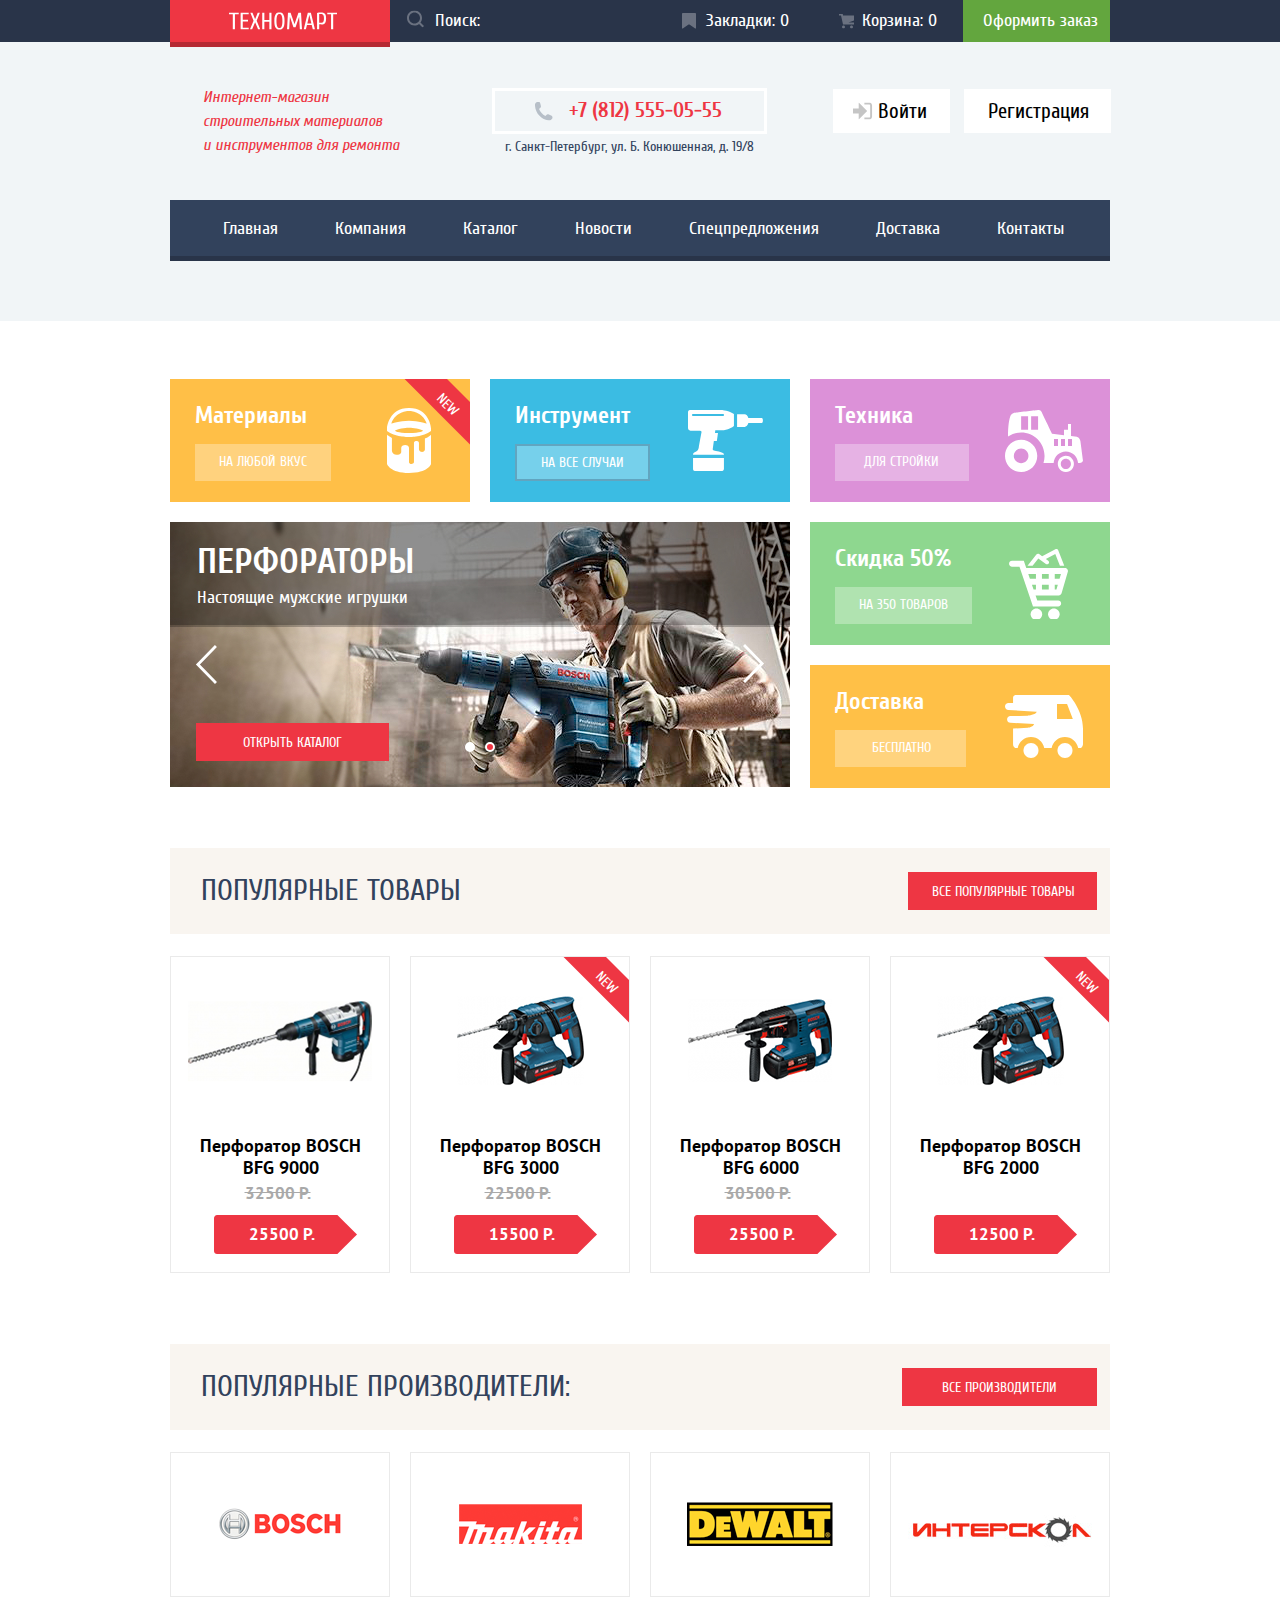
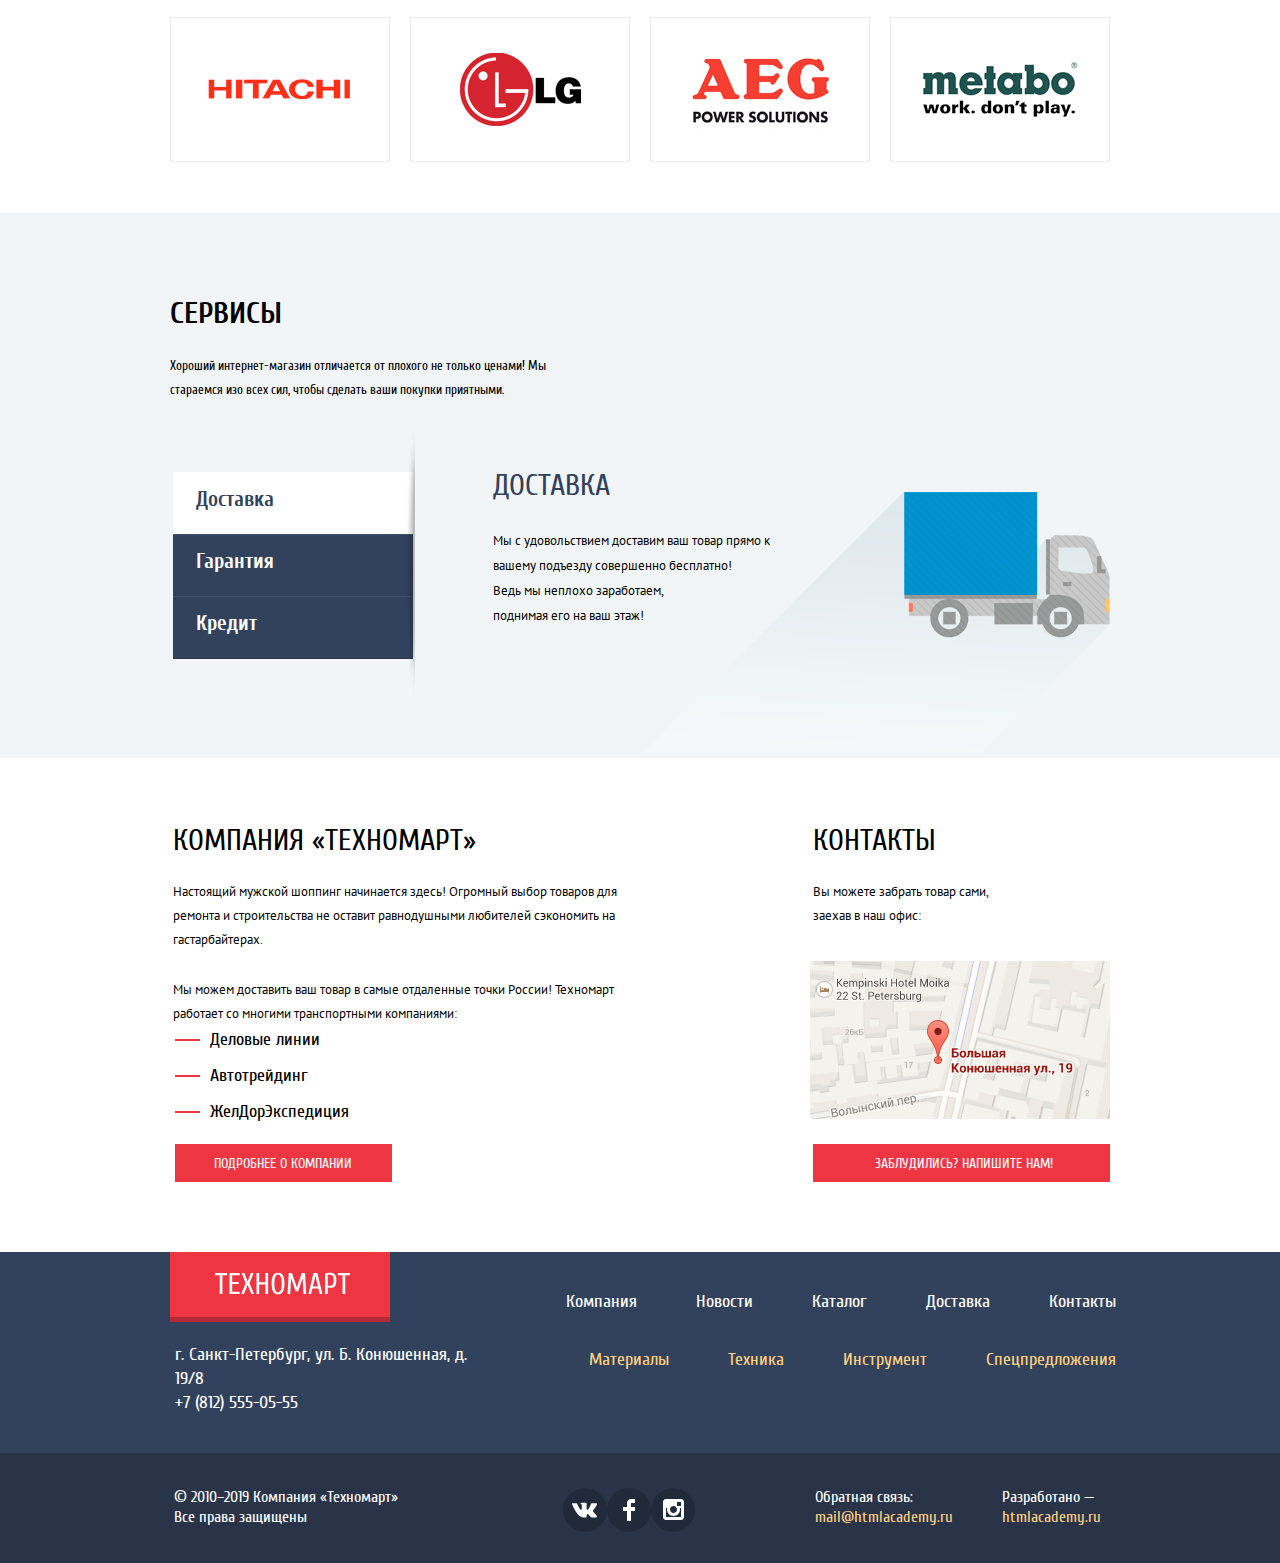
<file: index.html>
<!DOCTYPE html>
<html class="page" lang="ru">

<head>
  <title>HTML Academy: Техномарт</title>
  <meta charset="utf-8">
  <meta name="description" content="Интернет магазин строительных материалов и инструментов для ремонта." />
  <meta name="keywords" content="строительные материалы, инструмент, ремонт, строительство, техника" />
  <link rel="stylesheet" href="css/normalize.css">
  <link rel="stylesheet" href="css/style.min.css">
</head>

<body class="wrapper-page">
  <header class="header">
    <div class="header-top">
      <div class="container">
        <div class="menu-top">
          <a class="logo">
            <img src="img/logo-technomart.svg" width="108" height="18" alt="Логотип магазина Техномарт">
          </a>
          <!--Форма поиска-->
          <form action="https://echo.htmlacademy.ru" method="get" class="menu-search">
            <label for="form-search" class="visually-hidden">Поиск</label>
            <input type="search" class="site-search" name="search" id="form-search" placeholder="Поиск:">
            <button type="submit" class="search-button">
              <span class="visually-hidden">Кнопка начать поиск</span>
              <svg class="svg-search" width="17" height="17" viewBox="0 0 17 17" fill="none">
                <path fill-rule="evenodd" clip-rule="evenodd"
                  d="M13.458 12.044L17 15.586L15.586 17L12.044 13.458C10.782 14.421 9.21 15 7.5 15C3.35786 15 0 11.6421 0 7.5C0 3.35786 3.35786 0 7.5 0C11.6421 0 15 3.35786 15 7.5C15.0001 9.14309 14.4581 10.7403 13.458 12.044ZM7.5 2C4.467 2 2 4.467 2 7.5C2.00331 10.5362 4.4638 12.9967 7.5 13C10.532 13 13 10.532 13 7.5C13 4.467 10.532 2 7.5 2Z"
                  fill="white" />
              </svg>
            </button>
          </form>
          <a href="#!" class="bookmarks">Закладки: 0</a>
          <a href="#!" class="basket">Корзина: 0</a>
          <a href="#!" class="checkout">Оформить заказ</a>
        </div>
      </div>
    </div>
    <div class="container">
      <section class="header-middle">
        <h2>Интернет-магазин строительных материалов <br> и инструментов для ремонта</h2>
        <div class="contact-tel">
          <a href="tel:+78125550555" class="link-header">+7 (812) 555-05-55</a>
          <p class="tagline-header">г. Санкт-Петербург, ул. Б. Конюшенная, д. 19/8</p>
        </div>
        <div class="my-office">
          <div class="melon-user">
            <a href="#!" class="sign-in">
              <svg width="20" height="17" viewBox="0 0 20 17" fill="none">
                <path d="M14.1667 8.5L5.71429 0V6H0V11H5.71429V17L14.1667 8.5Z" fill="#C5C5C5" />
                <path
                  d="M16.1771 15.01H11.3895V17H16.1771C18.2514 17 19.0381 15.19 19.0619 13.974V3.028C19.0381 1.811 18.2514 0 16.1771 0H11.3895V1.99H16.1771C16.9762 1.99 17.1219 2.671 17.1391 3.047V13.951C17.1229 14.327 16.9762 15.01 16.1771 15.01Z"
                  fill="#C5C5C5" />
              </svg>
              Войти
            </a>
            <a href="#!" class="sign-up">Регистрация</a>
          </div>
        </div>
      </section>
      <nav class="main-menu">
        <ul class="list">
          <li><a>Главная</a></li>
          <li><a href="#!">Компания</a></li>
          <li><a href="catalog.html">Каталог</a></li>
          <li><a href="#!">Новости</a></li>
          <li><a href="#!">Спецпредложения</a></li>
          <li><a href="#!">Доставка</a></li>
          <li><a href="#!">Контакты</a></li>
        </ul>
      </nav>
    </div>
  </header>
  <main>
    <!--Catds and Slider-->
    <section class="cards-and-slider container">
      <h5 class="visually-hidden">Промо блок со слайдером</h5>
      <ul class="list  list-cards-and-slider">
        <li class="item">
          <article class="inner inner-material new">
            <h3 class="caption">Материалы</h3>
            <a href="#!" class="button">на любой вкус</a>
          </article>
        </li>
        <li class="item">
          <article class="inner inner-tool">
            <h3 class="caption">Инструмент</h3>
            <a href="#!" class="button">на все случаи</a>
          </article>
        </li>
        <li class="item">
          <article class="inner inner-equipment">
            <h3 class="caption">Техника</h3>
            <a href="#!" class="button">для стройки</a>
          </article>
        </li>
        <!--Слайдер-->
        <li class="item item-slider">
          <ul class="slider">
            <li class="slide active-slide">
              <article class="advertising-card advertising-card-rotary-hammers">
                <div class="slide-opacity">
                  <h2 class="subject-slider">Перфораторы</h2>
                  <p>Настоящие мужские игрушки</p>
                </div>
                <a href="#!" class="button">открыть каталог</a>
              </article>
            </li>
            <li class="slide">
              <article class="advertising-card advertising-card-drill">
                <div class="slide-opacity">
                  <h2 class="subject-slider">Дрели</h2>
                  <p>Соседям на радость</p>
                </div>
                <a href="#!" class="button">открыть каталог</a>
              </article>
            </li>
          </ul>
          <!--Круги и стрелки переключения слайдера-->
          <ul class="list slider-dots">
            <li>
              <button type="button" class="control control-active">
                <span class="visually-hidden">Первый слайд</span>
              </button>
            </li>
            <li>
              <button type="button" class="control">
                <span class="visually-hidden">Второй слайд</span>
              </button>
            </li>
          </ul>
          <ul class="list slider-control">
            <li>
              <button type="button" class="control control-left">
                <span class="visually-hidden">Стрелка влево</span>
              </button>
            </li>
            <li>
              <button type="button" class="control control-right">
                <span class="visually-hidden">Стрелка вправо</span>
              </button>
            </li>
          </ul>
        </li>
        <li class="item">
          <article class="inner inner-sale">
            <h3 class="caption">Скидка 50%</h3>
            <a href="#!" class="button">на 350 товаров</a>
          </article>
        </li>
        <li class="item">
          <article class="inner inner-delivery">
            <h3 class="caption">Доставка</h3>
            <a href="#!" class="button">бесплатно</a>
          </article>
        </li>
      </ul>
    </section>
    <!--Блок популярные товары-->
    <section class="popular-goods container">
      <div class="popular-block">
        <h2 class="heading">Популярные товары</h2>
        <a href="#!" class="button button-goods">Все популярные товары</a>
      </div>
      <ul class="list list-popular-block">
        <li>
          <article class="product-card" tabindex="0">
            <div class="catalog-img" tabindex="0">
              <img src="img/wire-hammer.png" width="184" height="164" alt="Перфоратор Bosch, модель BFG 9000">
            </div>
            <div class="buy-to-bookmarks" tabindex="0">
              <a href="item-added.html" class="button buy-tool">Купить</a>
              <a href="#!" class="button bookmarks-tool">В Закладки</a>
            </div>
            <div class="catalog-price" tabindex="0">
              <h3>Перфоратор BOSCH BFG 9000</h3>
              <del class="old-price">32500 Р.</del>
              <ins class="current-price">25500 Р.</ins>
            </div>
          </article>
        </li>
        <li>
          <article class="product-card new" tabindex="0">
            <div class="catalog-img" tabindex="0">
              <img src="img/cordless-rotary-hammer-blue.png" width="127" height="112"
                alt="Перфоратор Bosch, модель BFG 3000">
            </div>
            <div class="buy-to-bookmarks" tabindex="0">
              <a href="item-added.html" class="button buy-tool">Купить</a>
              <a href="#!" class="button bookmarks-tool">В Закладки</a>
            </div>
            <div class="catalog-price" tabindex="0">
              <h3>Перфоратор BOSCH BFG 3000</h3>
              <del class="old-price">22500 Р.</del>
              <ins class="current-price">15500 Р.</ins>
            </div>
          </article>
        </li>
        <li>
          <article class="product-card" tabindex="0">
            <div class="catalog-img" tabindex="0">
              <img src="img/cordless-rotary-hammer.png" width="144" height="128"
                alt="Перфоратор Bosch, модель BFG 6000">
            </div>
            <div class="buy-to-bookmarks" tabindex="0">
              <a href="item-added.html" class="button buy-tool">Купить</a>
              <a href="#!" class="button bookmarks-tool">В Закладки</a>
            </div>
            <div class="catalog-price" tabindex="0">
              <h3>Перфоратор BOSCH BFG 6000</h3>
              <del class="old-price">30500 Р.</del>
              <ins class="current-price">25500 Р.</ins>
            </div>
          </article>
        </li>
        <li>
          <article class="product-card new" tabindex="0">
            <div class="catalog-img" tabindex="0">
              <img src="img/cordless-rotary-hammer-blue.png" width="127" height="112"
                alt="Перфоратор Bosch, модель BFG 2000">
            </div>
            <div class="buy-to-bookmarks" tabindex="0">
              <a href="item-added.html" class="button buy-tool">Купить</a>
              <a href="#!" class="button bookmarks-tool">В Закладки</a>
            </div>
            <div class="catalog-price" tabindex="0">
              <h3>Перфоратор BOSCH BFG 2000</h3>
              <span class="current-price">12500 Р.</span>
            </div>
          </article>
        </li>
      </ul>
    </section>
    <!--Популярные производители-->
    <section class="popular-manufacturers container">
      <div class="popular-block">
        <h2 class="heading">Популярные производители:</h2>
        <a href="#!" class="button">Все производители</a>
      </div>
      <ul class="list list-popular-manufacturers">
        <li class="popular-card-manufacturers">
          <a href="#!">
            <img src="img/bosch-banner.png" width="126" height="37" alt="Техника Bosch">
          </a>
        </li>
        <li class="popular-card-manufacturers">
          <a href="#!">
            <img src="img/makita-banner.png" width="123" height="40" alt="Техника Makita">
          </a>
        </li>
        <li class="popular-card-manufacturers">
          <a href="#!">
            <img src="img/dewalt-banner.png" width="146" height="44" alt="Техника Dewalt">
          </a>
        </li>
        <li class="popular-card-manufacturers">
          <a href="#!">
            <img src="img/interscol-banner.png" width="200" height="88" alt="Техника Интерскол">
          </a>
        </li>
        <li class="popular-card-manufacturers">
          <a href="#!">
            <img src="img/hitachi-banner.png" width="169" height="31" alt="Техника Hitachi">
          </a>
        </li>
        <li class="popular-card-manufacturers">
          <a href="#!">
            <img src="img/lg-banner.png" width="121" height="73" alt="Техника Lg">
          </a>
        </li>
        <li class="popular-card-manufacturers">
          <a href="#!">
            <img src="img/aeg-banner.png" width="151" height="96" alt="Техника Aeg">
          </a>
        </li>
        <li class="popular-card-manufacturers">
          <a href="#!">
            <img src="img/metabo-banner.png" width="204" height="69" alt="Техника Metabo">
          </a>
        </li>
      </ul>
    </section>
    <!--Сервисы-->
    <section class="service">
      <div class="container container-tabs">
        <h2 class="heading">Сервисы</h2>
        <p class="service-lead">Хороший интернет-магазин отличается от плохого не только ценами!
          Мы стараемся изо всех сил, чтобы сделать ваши покупки приятными.
        </p>
        <div class="tabs">
          <ul class="list tabs-list-link">
            <li>
              <a href="#delivery" class="link-tabs active">Доставка</a>
            </li>
            <li>
              <a href="#guarantee" class="link-tabs">Гарантия</a>
            </li>
            <li>
              <a href="#credit" class="link-tabs">Кредит</a>
            </li>
          </ul>
          <ul class="list tabs-list">
            <li id="delivery" class="item-tabs delivery-tabs item-tabs-active">
              <h3 class="subtitle">Доставка</h3>
              <p class="text-tabs">Мы с удовольствием доставим ваш товар прямо
                к вашему подъезду совершенно бесплатно! <br>
                Ведь мы неплохо заработаем, <br>
                поднимая его на ваш этаж!
              </p>
            </li>
            <li id="guarantee" class="item-tabs guarantee-tabs">
              <h3 class="subtitle">Гарантия</h3>
              <p class="text-tabs">Если купленный у нас товар поломается или заискрит,
                а также в случае пожара, спровоцированного его возгоранием,
                вы всегда можете быть уверены в нашей гарантии.
                Мы обменяем сгоревший товар на новый.
                Дом уж восстановите как-нибудь сами.
              </p>
            </li>
            <li id="credit" class="item-tabs credit-tabs">
              <h3 class="subtitle">Кредит</h3>
              <p class="text-tabs">Залезть в долговую яму стало проще!
                Кредитные консультанты придут вам на помощь.
              </p>
              <a href="#!" class="button credit-button">Отправить заявку</a>
            </li>
          </ul>
        </div>
      </div>
    </section>

    <div class="about-company-and-contacts container">
      <section class="about-company">
        <h2 class="heading">Компания «Техномарт»</h2>
        <p>Настоящий мужской шоппинг начинается здесь!
          Огромный выбор товаров для ремонта и строительства
          не оставит равнодушными любителей сэкономить на гастарбайтерах.
        </p>
        <p class="slogan">
          Мы можем доставить ваш товар в самые отдаленные точки России!
          Техномарт работает со многими транспортными компаниями:
        </p>
        <ul class="list delivery-methods">
          <li>Деловые линии</li>
          <li>Автотрейдинг</li>
          <li>ЖелДорЭкспедиция</li>
        </ul>
        <a href="#!" class="button">Подробнее о компании</a>
      </section>
      <section class="maps">
        <h2 class="heading">Контакты</h2>
        <p class="maps-slogan">
          Вы можете забрать товар сами,
          заехав в наш офис:
        </p>
        <!--Карта-->
        <a href="img/map-popup.png" class="maps-link" target="_blank"><img src="img/card.png" width="300" height="158"
            alt="город Санкт-Петербург, улица Большая Конюшенная, дом 19 "></a>
        <a href="form.html" class="button open-form-feedback">Заблудились? Напишите нам!</a>
      </section>
    </div>
  </main>
  <footer class="footer">
    <div class="container">
      <div class="footer-top">
        <div class="logo-contact-tel">
          <a class="logo">
            <img class="logo-footer" src="img/logo-technomart.svg" width="108" height="18"
              alt="Логотип магазина Техномарт">
          </a>
          <div class="contact-tel">
            <p class="adress-footer">г. Санкт-Петербург, ул. Б. Конюшенная, д. 19/8</p>
            <a href="tel:+78125550555">+7 (812) 555-05-55</a>
          </div>
        </div>
        <div class="footer-menu">
          <ul class="list footer-top-menu">
            <li><a href="#!">Компания</a></li>
            <li><a href="#!">Новости</a></li>
            <li><a href="catalog.html">Каталог</a></li>
            <li><a href="#!">Доставка</a></li>
            <li><a href="#!">Контакты</a></li>
          </ul>
          <ul class="list footer-bottom-menu">
            <li><a href="#!">Материалы</a></li>
            <li><a href="#!">Техника</a></li>
            <li><a href="#!">Инструмент</a></li>
            <li><a href="#!">Спецпредложения</a></li>
          </ul>
        </div>
      </div>
    </div>
    <div class="footer-bottom">
      <div class="container">
        <p>&copy; 2010–2019 Компания «Техномарт» Все права защищены</p>
        <ul class="list socials">
          <li>
            <a href="#!" class="social-icon social-icon-vk"><span class="visually-hidden">Вконтакте</span></a>
          </li>
          <li>
            <a href="#!" class="social-icon social-icon-facebook"><span class="visually-hidden">Фейсбук</span></a>
          </li>
          <li>
            <a href="#!" class="social-icon social-icon-instagram"><span class="visually-hidden">Инстаграм</span></a>
          </li>
        </ul>
        <p class="feedback-email">Обратная связь:
          <a href="mailto:mail@htmlacademy.ru" class="gold">mail@htmlacademy.ru</a>
        </p>
        <p class="developer-site">
          Разработано —
          <a href="https://htmlacademy.ru/intensive/htmlcss" target="_blank" class="gold">htmlacademy.ru</a>
        </p>
      </div>
    </div>
  </footer>
  <!--Попап, форма обратной связи-->
  <div class="popup-opacity">
    <section class="popup popup-form">
      <h6 class="visually-hidden">Форма заказа</h6>
      <form action="https://echo.htmlacademy.ru" method="post" class="form-feedback">
        <ul class="list popup-list-form">
          <li class="item-popup item-popup-form">
            <label for="feedback-name">Ваше имя:</label>
            <input class="name-field" type="text" name="name" id="feedback-name" placeholder="Имя Фамилия">
          </li>
          <li class="item-popup item-popup-form">
            <label for="feedback-email">Ваш e-mail:</label>
            <input class="email-field" type="email" name="email" id="feedback-email" placeholder="email@example.com">
          </li>
          <li class="item-popup item-popup-form">
            <label for="text-of-letter" class="label-textarea">Текст письма:</label>
            <textarea class="textarea-popup message-field" id="text-of-letter"
              placeholder="В свободной форме"></textarea>
          </li>
        </ul>
        <div class="wrap-button-popup">
          <button type="submit" class="button botton-form-popup">Отправить</button>
        </div>
      </form>
      <button type="button" class="button-close"><span class="visually-hidden">Закрыть</span></button>
    </section>
  </div>
  <!--Попап товар добавлен корзину-->
  <div class="popup-opacity opacity-added-cart">
    <section class="popup notice-item-added-to-cart item-added">
      <h6 class="visually-hidden">Уведомление товар добавлен в корзину</h6>
      <div class="main-basket">
        <p class="text-popup">Товар добавлен в корзину!</p>
        <ul class="list list-notice-item-added-to-cart">
          <li><a href="#!" class="button button-checkout">Оформить заказ</a></li>
          <li><a href="catalog.html" class="button continue-shopping">Продолжить покупки</a></li>
        </ul>
      </div>
      <button type="button" class="button-close"><span class="visually-hidden">Закрыть</span></button>
    </section>
  </div>
  <!--Попап карта-->
  <div class="popup-opacity popup-opacity-map">
    <section class="popup maps-popup">
      <h6 class="visually-hidden">Popup Карта</h6>
      <iframe
        src="https://www.google.com/maps/embed?pb=!1m18!1m12!1m3!1d1998.5989424123607!2d30.32089461559027!3d59.93879686904853!2m3!1f0!2f0!3f0!3m2!1i1024!2i768!4f13.1!3m3!1m2!1s0x4696310fca5ba729%3A0xea9c53d4493c879f!2z0JHQvtC70YzRiNCw0Y8g0JrQvtC90Y7RiNC10L3QvdCw0Y8g0YPQuy4sIDE5LCDQodCw0L3QutGCLdCf0LXRgtC10YDQsdGD0YDQsywgMTkxMTg2!5e0!3m2!1sru!2sru!4v1592156539729!5m2!1sru!2sru"
        width="943" height="449" allowfullscreen title="город Санкт-Петербург, улица Большая Конюшенная, дом 19"
        aria-hidden="false" tabindex="0">
      </iframe>
      <img src="img/map-popup.png" width="943" height="449"
        alt="Офис компании по адресу ул. Большая Конюшенная 19/8, Санкт-Петербург">
      <button type="button" class="button-close"><span class="visually-hidden">Закрыть</span></button>
    </section>
  </div>

  <script src="js/script.min.js"></script>
</body>

</html>
</file>
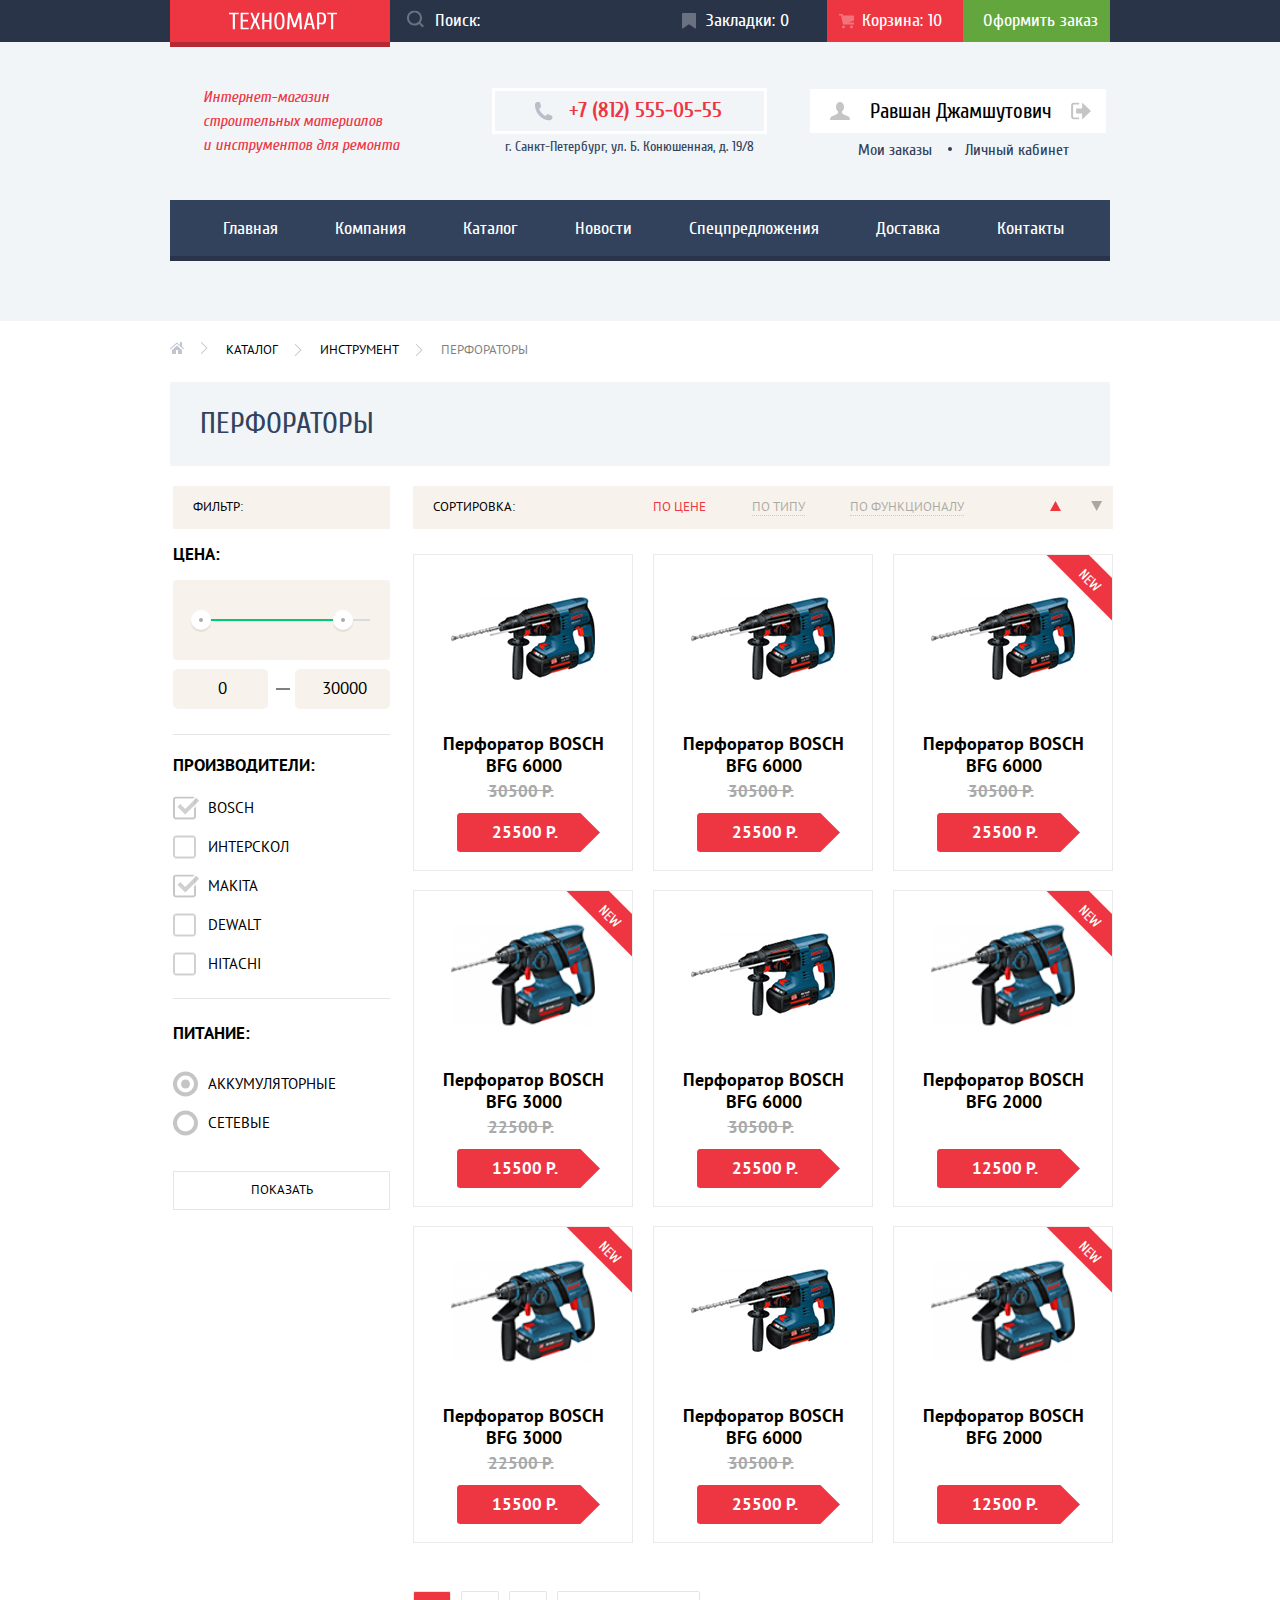
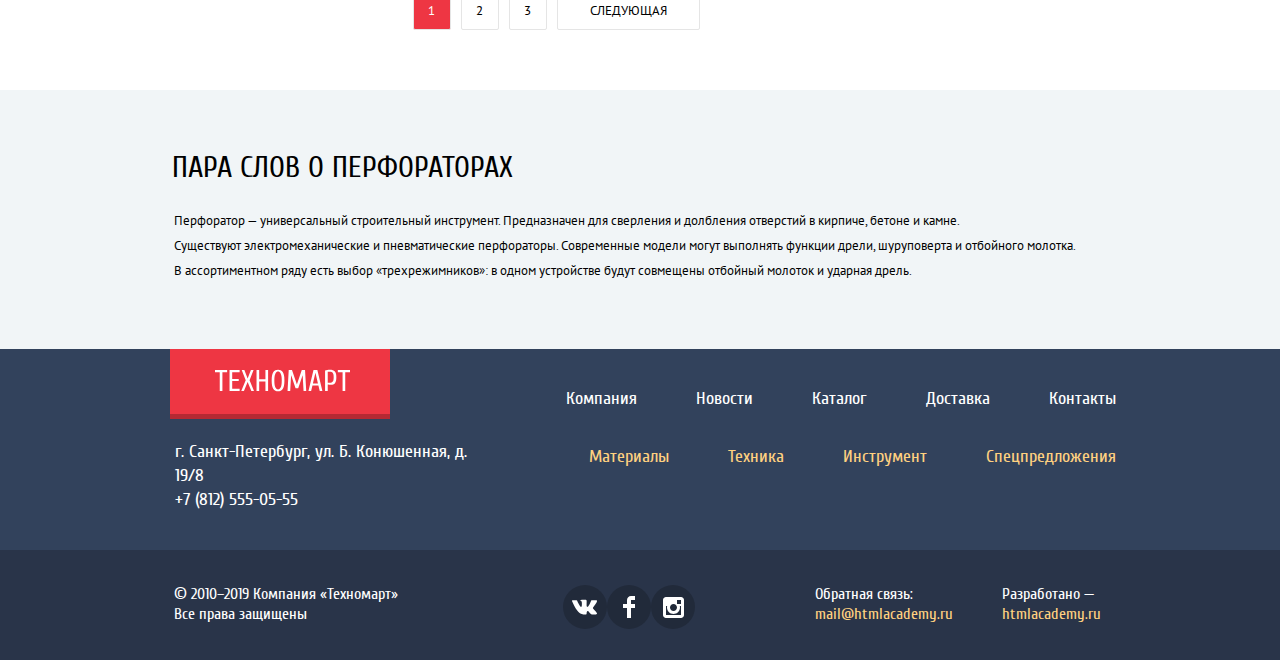
<file: catalog.html>
<!DOCTYPE html>
<html class="page" lang="ru">

<head>
  <title>HTML Academy: Техномарт</title>
  <meta charset="utf-8">
  <meta name="description" content="Интернет магазин строительных материалов и инструментов для ремонта." />
  <meta name="keywords" content="строительные материалы, инструмент, ремонт, строительство, техника" />
  <link rel="stylesheet" href="css/normalize.css">
  <link rel="stylesheet" href="css/style.min.css">
</head>

<body class="wrapper-page">
  <header class="header">
    <div class="header-top">
      <div class="container">
        <div class="menu-top">
          <a href="index.html" class="logo">
            <img src="img/logo-technomart.svg" width="108" height="18" alt="Логотип магазина Техномарт">
          </a>
          <!--Форма поиска-->
          <form action="https://echo.htmlacademy.ru" method="get" class="menu-search">
            <label for="form-search" class="visually-hidden">Поиск</label>
            <input type="search" class="site-search" name="search" id="form-search" placeholder="Поиск:">
            <button type="submit" class="search-button">
              <span class="visually-hidden">Кнопка начать поиск</span>
              <svg class="svg-search" width="17" height="17" viewBox="0 0 17 17" fill="none">
                <path fill-rule="evenodd" clip-rule="evenodd"
                  d="M13.458 12.044L17 15.586L15.586 17L12.044 13.458C10.782 14.421 9.21 15 7.5 15C3.35786 15 0 11.6421 0 7.5C0 3.35786 3.35786 0 7.5 0C11.6421 0 15 3.35786 15 7.5C15.0001 9.14309 14.4581 10.7403 13.458 12.044ZM7.5 2C4.467 2 2 4.467 2 7.5C2.00331 10.5362 4.4638 12.9967 7.5 13C10.532 13 13 10.532 13 7.5C13 4.467 10.532 2 7.5 2Z"
                  fill="white" />
              </svg>
            </button>
          </form>
          <a href="#!" class="bookmarks">Закладки: 0</a>
          <a href="#!" class="basket basket-active">Корзина: 10</a>
          <a href="#!" class="checkout">Оформить заказ</a>
        </div>
      </div>
    </div>
    <div class="container">
      <div class="header-middle">
        <h2>Интернет-магазин строительных материалов <br> и инструментов для ремонта</h2>
        <div class="contact-tel contact-tel-page">
          <a href="tel:+78125550555" class="link-header">+7 (812) 555-05-55</a>
          <p class="tagline-header">г. Санкт-Петербург, ул. Б. Конюшенная, д. 19/8</p>
        </div>
        <div class="my-office my-office-page">
          <div class="melon-user">
            <a href="#!" class="user-name">
              <svg width="20" height="18" viewBox="0 0 20 18" fill="none">
                <path
                  d="M17.881 14.166C15.737 13.431 13.625 12.5 12.674 11.776C12.017 11.275 11.904 10.158 12.157 9.361C13.275 8.458 14.021 6.884 14.021 5.083C14.021 2.276 12.221 0 10 0C7.77902 0 5.97901 2.276 5.97901 5.083C5.97901 6.884 6.72501 8.457 7.84201 9.36C8.09501 10.158 7.98302 11.275 7.32502 11.776C6.37502 12.5 4.26201 13.43 2.11801 14.166C-0.0259852 14.902 1.48343e-05 18 1.48343e-05 18H20C20 18 20.025 14.901 17.881 14.166Z"
                  fill="#C5C5C5" />
              </svg>
              Равшан Джамшутович
            </a>
            <a href="#!" class="exit"><span class="visually-hidden">Выход</span>
              <svg width="20" height="17" viewBox="0 0 20 17" fill="none">
                <path d="M20 8.5L11.125 0V6H5.125V11H11.125V17L20 8.5Z" fill="#C5C5C5" />
                <path
                  d="M2.10591 13.952V3.048C2.12391 2.672 2.27691 1.991 3.11591 1.991H8.14291V0H3.11591C0.937914 0 0.111914 1.81 0.0869141 3.027V13.973C0.111914 15.189 0.937914 17 3.11591 17H8.14291V15.01H3.11591C2.27691 15.01 2.12391 14.327 2.10591 13.952Z"
                  fill="#C5C5C5" />
              </svg>
            </a>
          </div>
          <div class="orders-cabinet">
            <a href="#!" class="link my-orders">Мои заказы</a>
            <a href="#!" class="link personal-area">Личный кабинет</a>
          </div>
        </div>
      </div>
      <nav class="main-menu">
        <ul class="list">
          <li><a href="index.html">Главная</a></li>
          <li><a href="#!">Компания</a></li>
          <li><a>Каталог</a></li>
          <li><a href="#!">Новости</a></li>
          <li><a href="#!">Спецпредложения</a></li>
          <li><a href="#!">Доставка</a></li>
          <li><a href="#!">Контакты</a></li>
        </ul>
      </nav>
    </div>
  </header>
  <main>
    <div class="container">
      <ul class="list breadcrumbs">
        <li><a href="index.html" class="home"><span class="visually-hidden">Главная</span></a></li>
        <li><a href="#!">Каталог</a></li>
        <li><a href="#!">Инструмент</a></li>
        <li class="breadcrumbs-current">Перфораторы</li>
      </ul>
    </div>
    <section class="catalog container">
      <h1 class="heading">Перфораторы</h1>
      <!--Форма с фильтром-->
      <div class="wrap-catalog">
        <aside class="form-filter">
          <h4 class="catalog-subtitle">Фильтр:</h4>
          <form action="https://echo.htmlacademy.ru" method="get">
            <fieldset>
              <!--Фильтр с диапазоном-->
              <legend>Цена:</legend>
              <div class="range-filter">
                <div class="range-controls">
                  <div class="scale">
                    <div class="bar"></div>
                  </div>
                  <div class="toggle toggle-min" tabindex="0"></div>
                  <div class="toggle toggle-max" tabindex="0"></div>
                </div>
                <div class="price-controls">
                  <label for="filter-price-min" class="min-price">
                    <input type="text" id="filter-price-min" name="min-price" value="0" />
                  </label>
                  <label for="filter-price-max" class="max-price">
                    <input type="text" id="filter-price-max" name="max-price" value="30000" />
                  </label>
                </div>
              </div>
            </fieldset>
            <hr class="fieldset-line">
            <!--Чекюоксы и радио-->
            <fieldset class="fieldset-checkbox">
              <legend>Производители:</legend>
              <ul class="list list-form list-checkbox">
                <li class="item-form item-checkbox">
                  <input class="visually-hidden input-filter input-filter-checkbox" type="checkbox" name="bosch"
                    id="filter-bosch-field" checked>
                  <label for="filter-bosch-field" class="label-form">Bosch</label>
                </li>
                <li class="item-form item-checkbox">
                  <input class="visually-hidden input-filter input-filter-checkbox" type="checkbox" name="interskol"
                    id="filter-interskol-field">
                  <label for="filter-interskol-field" class="label-form">Интерскол</label>
                </li>
                <li class="item-form item-checkbox">
                  <input class="visually-hidden input-filter input-filter-checkbox" type="checkbox" name="makita"
                    id="filter-makita-field" checked>
                  <label for="filter-makita-field" class="label-form">Makita</label>
                </li>
                <li class="item-form item-checkbox">
                  <input class="visually-hidden input-filter input-filter-checkbox" type="checkbox" name="dewalt"
                    id="filter-dewalt-field">
                  <label for="filter-dewalt-field" class="label-form">Dewalt</label>
                </li>
                <li class="item-form item-checkbox">
                  <input class="visually-hidden input-filter input-filter-checkbox" type="checkbox" name="hitachi"
                    id="filter-hitachi-field">
                  <label for="filter-hitachi-field" class="label-form">Hitachi</label>
                </li>
              </ul>
            </fieldset>
            <hr class="fieldset-line">
            <fieldset class="fieldset-radio">
              <legend>Питание:</legend>
              <ul class="list list-form list-form-radio">
                <li class="item-form item-form-radio">
                  <!--У radio name должен быть один для всего блока-->
                  <input class="visually-hidden input-filter input-filter-radio" type="radio" id="filter-rechargeable"
                    name="power-production" value="rechargeable" checked>
                  <label for="filter-rechargeable" class="label-form">Аккумуляторные</label>
                </li>
                <li class="item-form item-form-radio">
                  <input class="visually-hidden input-filter input-filter-radio" type="radio" id="filter-network"
                    name="power-production" value="network">
                  <label for="filter-network" class="label-form">Сетевые</label>
                </li>
              </ul>
            </fieldset>
            <button type="submit" class="button button-form">Показать</button>
          </form>
        </aside>
        <div class="column-catalog">
          <!--Сортировка-->
          <div class="sort">
            <h4 class="catalog-subtitle">Сортировка:</h4>
            <ul class="list list-sort">
              <li class="item-sort">
                <a href="#!" class="active-link active-sort">По цене</a>
              </li>
              <li class="item-sort">
                <a href="#!" class="sort-link">По типу</a>
              </li>
              <li class="item-sort">
                <a href="#!" class="sort-link">По функционалу</a>
              </li>
              <li class="item-sort item-sort-arrow">
                <ul class="list-arrow">
                  <li class="arrow">
                    <a href="#!" class="arrow-link active-sort">
                      <span class="visually-hidden">По возрастанию</span>
                      <svg width="11" height="10" viewBox="0 0 11 10">
                        <path fill="#231F20" d="M5.5 0L0 10h11z" />
                      </svg>
                    </a>
                  </li>
                  <li class="arrow">
                    <a href="#!" class="arrow-link">
                      <span class="visually-hidden">По убыванию</span>
                      <svg width="12" height="10" viewBox="0 0 12 10" fill="none">
                        <path d="M5.66241 10L0.162415 0H11.1624" fill="black" />
                      </svg>
                    </a>
                  </li>
                </ul>
              </li>
            </ul>
          </div>
          <ul class="list list-catalog">
            <!--Каталог должен быть списком для симантики и стилизации-->
            <li>
              <article class="product-card" tabindex="0">
                <div class="catalog-img" tabindex="0">
                  <img src="img/cordless-rotary-hammer.png" width="144" height="128"
                    alt="Перфоратор Bosch, модель BFG 6000">
                </div>
                <div class="buy-to-bookmarks" tabindex="0">
                  <a href="item-added.html" class="button buy-tool">Купить</a>
                  <a href="#!" class="button bookmarks-tool">В Закладки</a>
                </div>
                <div class="catalog-price" tabindex="0">
                  <h3>Перфоратор BOSCH BFG 6000</h3>
                  <del class="old-price">30500 Р.</del>
                  <ins class="current-price">25500 Р.</ins>
                </div>
              </article>
            </li>
            <li>
              <article class="product-card" tabindex="0">
                <div class="catalog-img" tabindex="0">
                  <img src="img/cordless-rotary-hammer.png" width="144" height="128"
                    alt="Перфоратор Bosch, модель BFG 6000">
                </div>
                <div class="buy-to-bookmarks" tabindex="0">
                  <a href="item-added.html" class="button buy-tool">Купить</a>
                  <a href="#!" class="button bookmarks-tool">В Закладки</a>
                </div>
                <div class="catalog-price" tabindex="0">
                  <h3>Перфоратор BOSCH BFG 6000</h3>
                  <del class="old-price">30500 Р.</del>
                  <ins class="current-price">25500 Р.</ins>
                </div>
              </article>
            </li>
            <li>
              <article class="product-card new" tabindex="0">
                <div class="catalog-img" tabindex="0">
                  <img src="img/cordless-rotary-hammer.png" width="144" height="128"
                    alt="Перфоратор Bosch, модель BFG 6000">
                </div>
                <div class="buy-to-bookmarks" tabindex="0">
                  <a href="item-added.html" class="button buy-tool">Купить</a>
                  <a href="#!" class="button bookmarks-tool">В Закладки</a>
                </div>
                <div class="catalog-price" tabindex="0">
                  <h3>Перфоратор BOSCH BFG 6000</h3>
                  <del class="old-price">30500 Р.</del>
                  <ins class="current-price">25500 Р.</ins>
                </div>
              </article>
            </li>
            <li>
              <article class="product-card new" tabindex="0">
                <div class="catalog-img" tabindex="0">
                  <img src="img/cordless-rotary-hammer-blue.png" width="144" height="128"
                    alt="Перфоратор Bosch, модель BFG 3000">
                </div>
                <div class="buy-to-bookmarks" tabindex="0">
                  <a href="item-added.html" class="button buy-tool">Купить</a>
                  <a href="#!" class="button bookmarks-tool">В Закладки</a>
                </div>
                <div class="catalog-price" tabindex="0">
                  <h3>Перфоратор BOSCH BFG 3000</h3>
                  <del class="old-price">22500 Р.</del>
                  <ins class="current-price">15500 Р.</ins>
                </div>
              </article>
            </li>
            <li>
              <article class="product-card" tabindex="0">
                <div class="catalog-img" tabindex="0">
                  <img src="img/cordless-rotary-hammer.png" width="144" height="128"
                    alt="Перфоратор Bosch, модель BFG 6000">
                </div>
                <div class="buy-to-bookmarks" tabindex="0">
                  <a href="item-added.html" class="button buy-tool">Купить</a>
                  <a href="#!" class="button bookmarks-tool">В Закладки</a>
                </div>
                <div class="catalog-price" tabindex="0">
                  <h3>Перфоратор BOSCH BFG 6000</h3>
                  <del class="old-price">30500 Р.</del>
                  <ins class="current-price">25500 Р.</ins>
                </div>
              </article>
            </li>
            <li>
              <article class="product-card new" tabindex="0">
                <div class="catalog-img" tabindex="0">
                  <img src="img/cordless-rotary-hammer-blue.png" width="144" height="128"
                    alt="Перфоратор Bosch, модель BFG 2000">
                </div>
                <div class="buy-to-bookmarks" tabindex="0">
                  <a href="item-added.html" class="button buy-tool">Купить</a>
                  <a href="#!" class="button bookmarks-tool">В Закладки</a>
                </div>
                <div class="catalog-price" tabindex="0">
                  <h3>Перфоратор BOSCH BFG 2000</h3>
                  <span class="current-price">12500 Р.</span>
                </div>
              </article>
            </li>
            <li>
              <article class="product-card new" tabindex="0">
                <div class="catalog-img" tabindex="0">
                  <img src="img/cordless-rotary-hammer-blue.png" width="144" height="128"
                    alt="Перфоратор Bosch, модель BFG 3000">
                </div>
                <div class="buy-to-bookmarks" tabindex="0">
                  <a href="item-added.html" class="button buy-tool">Купить</a>
                  <a href="#!" class="button bookmarks-tool">В Закладки</a>
                </div>
                <div class="catalog-price" tabindex="0">
                  <h3>Перфоратор BOSCH BFG 3000</h3>
                  <del class="old-price">22500 Р.</del>
                  <ins class="current-price">15500 Р.</ins>
                </div>
              </article>
            </li>
            <li>
              <article class="product-card" tabindex="0">
                <div class="catalog-img" tabindex="0">
                  <img src="img/cordless-rotary-hammer.png" width="144" height="128"
                    alt="Перфоратор Bosch, модель BFG 6000">
                </div>
                <div class="buy-to-bookmarks" tabindex="0">
                  <a href="item-added.html" class="button buy-tool">Купить</a>
                  <a href="#!" class="button bookmarks-tool">В Закладки</a>
                </div>
                <div class="catalog-price" tabindex="0">
                  <h3>Перфоратор BOSCH BFG 6000</h3>
                  <del class="old-price">30500 Р.</del>
                  <ins class="current-price">25500 Р.</ins>
                </div>
              </article>
            </li>
            <li>
              <article class="product-card new" tabindex="0">
                <div class="catalog-img" tabindex="0">
                  <img src="img/cordless-rotary-hammer-blue.png" width="144" height="128"
                    alt="Перфоратор Bosch, модель BFG 2000">
                </div>
                <div class="buy-to-bookmarks" tabindex="0">
                  <a href="item-added.html" class="button buy-tool">Купить</a>
                  <a href="#!" class="button bookmarks-tool">В Закладки</a>
                </div>
                <div class="catalog-price" tabindex="0">
                  <h3>Перфоратор BOSCH BFG 2000</h3>
                  <span class="current-price">12500 Р.</span>
                </div>
              </article>
            </li>
          </ul>
          <!--Переключение страниц-->
          <ul class="list pagination">
            <li>
              <a href="#!" class="button-pagination button-pagination-active">1</a>
            </li>
            <li>
              <a href="#!" class="button-pagination">2</a>
            </li>
            <li>
              <a href="#!" class="button-pagination">3</a>
            </li>
            <li>
              <a href="#!" class="button-pagination button-pagination-next">Следующая</a>
            </li>
          </ul>
        </div>
      </div>
    </section>
    <section class="about-rotary-hammers">
      <div class="container">
        <h2 class="heading">Пара слов о перфораторах</h2>
        <p>Перфоратор — универсальный строительный инструмент. Предназначен для сверления и
          долбления отверстий в кирпиче, бетоне и камне. <br>
          Существуют электромеханические и пневматические перфораторы.
          Современные модели могут выполнять функции дрели, шуруповерта и
          отбойного молотка. В ассортиментном ряду есть выбор «трехрежимников»:
          в одном устройстве будут совмещены отбойный молоток и ударная дрель.
        </p>
      </div>
    </section>
  </main>
  <footer class="footer">
    <div class="container">
      <div class="footer-top">
        <div class="logo-contact-tel">
          <a href="index.html" class="logo">
            <img class="logo-footer" src="img/logo-technomart.svg" width="108" height="18"
              alt="Логотип магазина Техномарт">
          </a>
          <div class="contact-tel">
            <p class="adress-footer">г. Санкт-Петербург, ул. Б. Конюшенная, д. 19/8</p>
            <a href="tel:+78125550555">+7 (812) 555-05-55</a>
          </div>
        </div>
        <div class="footer-menu">
          <ul class="list footer-top-menu">
            <li><a href="#!">Компания</a></li>
            <li><a href="#!">Новости</a></li>
            <li><a>Каталог</a></li>
            <li><a href="#!">Доставка</a></li>
            <li><a href="#!">Контакты</a></li>
          </ul>
          <ul class="list footer-bottom-menu">
            <li><a href="#!">Материалы</a></li>
            <li><a href="#!">Техника</a></li>
            <li><a href="#!">Инструмент</a></li>
            <li><a href="#!">Спецпредложения</a></li>
          </ul>
        </div>
      </div>
    </div>
    <div class="footer-bottom">
      <div class="container">
        <p>&copy; 2010–2019 Компания «Техномарт»
          Все права защищены
        </p>
        <ul class="list socials">
          <li>
            <a href="#!" class="social-icon social-icon-vk"><span class="visually-hidden">Вконтакте</span></a>
          </li>
          <li>
            <a href="#!" class="social-icon social-icon-facebook"><span class="visually-hidden">Фейсбук</span></a>
          </li>
          <li>
            <a href="#!" class="social-icon social-icon-instagram"><span class="visually-hidden">Инстаграм</span></a>
          </li>
        </ul>
        <p class="feedback-email">Обратная связь:
          <a href="mailto:mail@htmlacademy.ru" class="gold">mail@htmlacademy.ru</a>
        </p>
        <p class="developer-site">
          Разработано —
          <a href="https://htmlacademy.ru/intensive/htmlcss" target="_blank" class="gold">htmlacademy.ru</a>
        </p>
      </div>
    </div>
  </footer>
  <!--Попап товар добавлен корзину-->
  <div class="popup-opacity opacity-added-cart ">
    <section class="popup notice-item-added-to-cart item-added">
      <h6 class="visually-hidden">Уведомление товар добавлен в корзину</h6>
      <div class="main-basket">
        <p class="text-popup">Товар добавлен в корзину!</p>
        <ul class="list list-notice-item-added-to-cart">
          <li><a href="#!" class="button button-checkout">Оформить заказ</a></li>
          <li><a href="catalog.html" class="button continue-shopping">Продолжить покупки</a></li>
        </ul>
      </div>
      <button type="button" class="button-close"><span class="visually-hidden">Закрыть</span></button>
    </section>
  </div>

  <script src="js/script.min.js"></script>
</body>

</html>
</file>
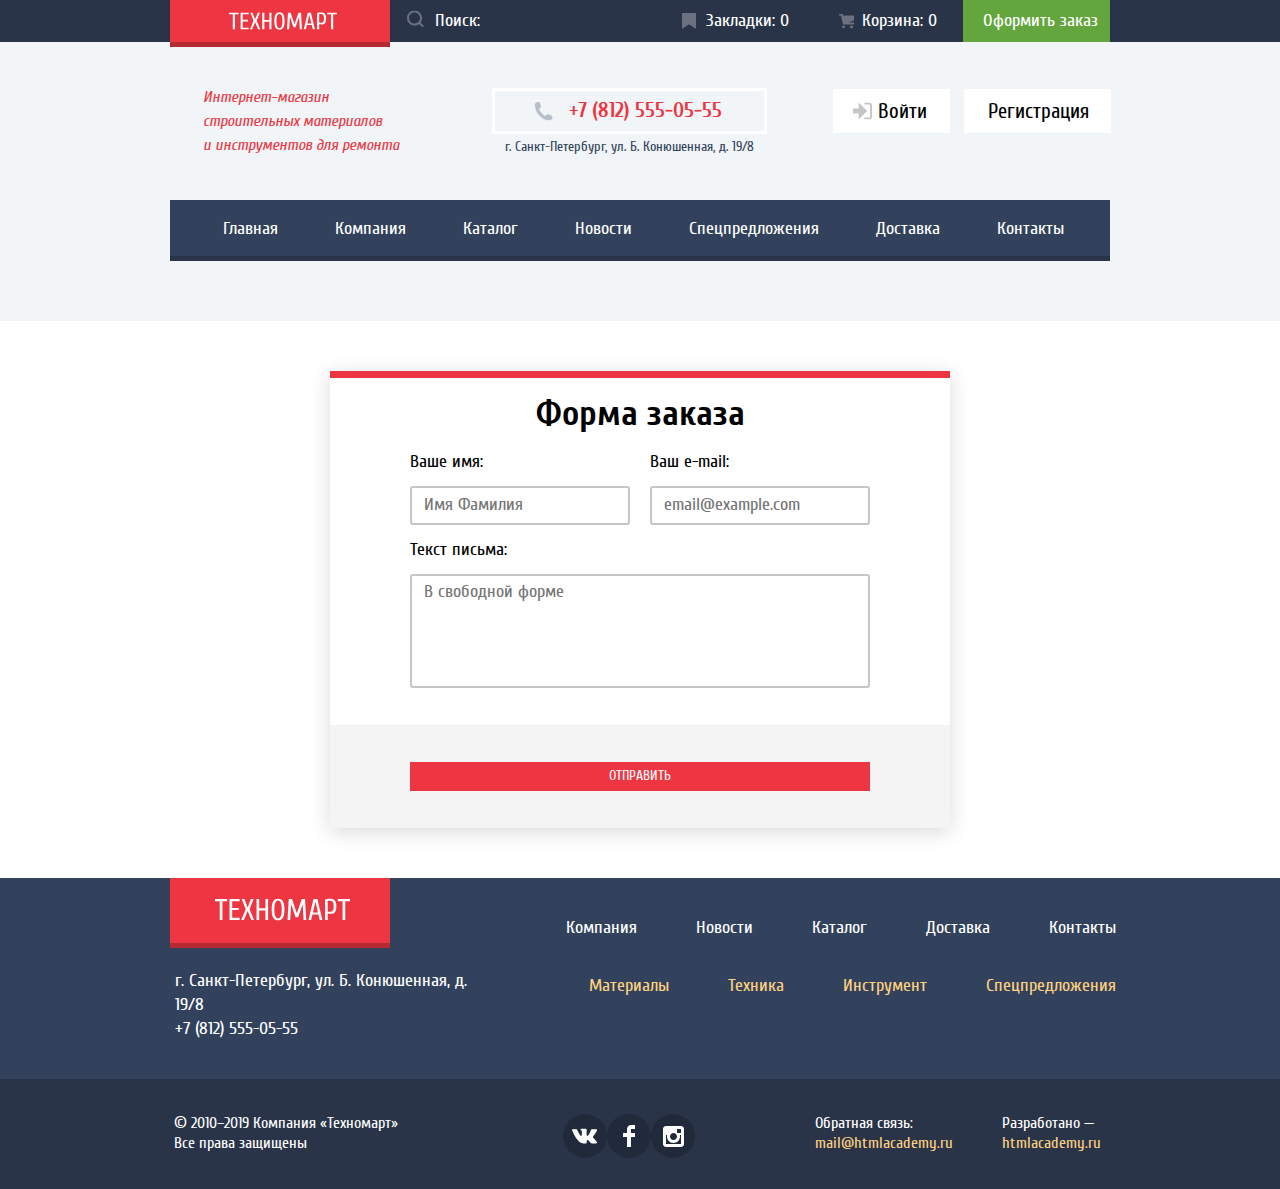
<file: form.html>
<!DOCTYPE html>
<html class="page page-form" lang="ru">

<head>
  <title>HTML Academy: Техномарт Форма заказа</title>
  <meta charset="utf-8">
  <meta name="description" content="Интернет магазин строительных материалов и инструментов для ремонта." />
  <meta name="keywords" content="строительные материалы, инструмент, ремонт, строительство, техника" />
  <link rel="stylesheet" href="css/normalize.css">
  <link rel="stylesheet" href="css/style.min.css">
</head>

<body class="wrapper-page">
  <header class="header">
    <div class="header-top">
      <div class="container">
        <div class="menu-top">
          <a href="index.html" class="logo">
            <img src="img/logo-technomart.svg" width="108" height="18" alt="Логотип магазина Техномарт">
          </a>
          <!--Форма поиска-->
          <form action="https://echo.htmlacademy.ru" method="get" class="menu-search">
            <label for="form-search" class="visually-hidden">Поиск</label>
            <input type="search" class="site-search" name="search" id="form-search" placeholder="Поиск:">
            <button type="submit" class="search-button">
              <span class="visually-hidden">Кнопка начать поиск</span>
              <svg class="svg-search" width="17" height="17" viewBox="0 0 17 17" fill="none">
                <path fill-rule="evenodd" clip-rule="evenodd"
                  d="M13.458 12.044L17 15.586L15.586 17L12.044 13.458C10.782 14.421 9.21 15 7.5 15C3.35786 15 0 11.6421 0 7.5C0 3.35786 3.35786 0 7.5 0C11.6421 0 15 3.35786 15 7.5C15.0001 9.14309 14.4581 10.7403 13.458 12.044ZM7.5 2C4.467 2 2 4.467 2 7.5C2.00331 10.5362 4.4638 12.9967 7.5 13C10.532 13 13 10.532 13 7.5C13 4.467 10.532 2 7.5 2Z"
                  fill="white" />
              </svg>
            </button>
          </form>
          <a href="#!" class="bookmarks">Закладки: 0</a>
          <a href="#!" class="basket">Корзина: 0</a>
          <a href="#!" class="checkout">Оформить заказ</a>
        </div>
      </div>
    </div>
    <div class="container">
      <section class="header-middle">
        <h2>Интернет-магазин строительных материалов <br> и инструментов для ремонта</h2>
        <div class="contact-tel">
          <a href="tel:+78125550555" class="link-header">+7 (812) 555-05-55</a>
          <p class="tagline-header">г. Санкт-Петербург, ул. Б. Конюшенная, д. 19/8</p>
        </div>
        <div class="my-office">
          <div class="melon-user">
            <a href="#!" class="sign-in">
              <svg width="20" height="17" viewBox="0 0 20 17" fill="none">
                <path d="M14.1667 8.5L5.71429 0V6H0V11H5.71429V17L14.1667 8.5Z" fill="#C5C5C5" />
                <path
                  d="M16.1771 15.01H11.3895V17H16.1771C18.2514 17 19.0381 15.19 19.0619 13.974V3.028C19.0381 1.811 18.2514 0 16.1771 0H11.3895V1.99H16.1771C16.9762 1.99 17.1219 2.671 17.1391 3.047V13.951C17.1229 14.327 16.9762 15.01 16.1771 15.01Z"
                  fill="#C5C5C5" />
              </svg>
              Войти
            </a>
            <a href="#!" class="sign-up">Регистрация</a>
          </div>
        </div>
      </section>
      <nav class="main-menu">
        <ul class="list">
          <li><a href="index.html">Главная</a></li>
          <li><a href="#!">Компания</a></li>
          <li><a href="catalog.html">Каталог</a></li>
          <li><a href="#!">Новости</a></li>
          <li><a href="#!">Спецпредложения</a></li>
          <li><a href="#!">Доставка</a></li>
          <li><a href="#!">Контакты</a></li>
        </ul>
      </nav>
    </div>
  </header>
  <main>
    <!--Попап, форма обратной связи-->
    <section class="popup form">
      <h1>Форма заказа</h1>
      <form action="https://echo.htmlacademy.ru" method="post" class="form-feedback">
        <ul class="list popup-list-form">
          <li class="item-popup item-popup-form">
            <label for="feedback-name">Ваше имя:</label>
            <input class="name-field" type="text" name="name" id="feedback-name" placeholder="Имя Фамилия">
          </li>
          <li class="item-popup item-popup-form">
            <label for="feedback-email">Ваш e-mail:</label>
            <input class="email-field" type="email" name="email" id="feedback-email" placeholder="email@example.com">
          </li>
          <li class="item-popup item-popup-form">
            <label for="text-of-letter" class="label-textarea">Текст письма:</label>
            <textarea class="textarea-popup message-field" id="text-of-letter"
              placeholder="В свободной форме"></textarea>
          </li>
        </ul>
        <div class="wrap-button-popup">
          <button type="submit" class="button botton-form-popup">Отправить</button>
        </div>
      </form>
    </section>
  </main>

  <footer class="footer">
    <div class="container">
      <div class="footer-top">
        <div class="logo-contact-tel">
          <a href="index.html" class="logo">
            <img class="logo-footer" src="img/logo-technomart.svg" width="108" height="18"
              alt="Логотип магазина Техномарт">
          </a>
          <div class="contact-tel">
            <p class="adress-footer">г. Санкт-Петербург, ул. Б. Конюшенная, д. 19/8</p>
            <a href="tel:+78125550555">+7 (812) 555-05-55</a>
          </div>
        </div>
        <div class="footer-menu">
          <ul class="list footer-top-menu">
            <li><a href="#!">Компания</a></li>
            <li><a href="#!">Новости</a></li>
            <li><a href="catalog.html">Каталог</a></li>
            <li><a href="#!">Доставка</a></li>
            <li><a href="#!">Контакты</a></li>
          </ul>
          <ul class="list footer-bottom-menu">
            <li><a href="#!">Материалы</a></li>
            <li><a href="#!">Техника</a></li>
            <li><a href="#!">Инструмент</a></li>
            <li><a href="#!">Спецпредложения</a></li>
          </ul>
        </div>
      </div>
    </div>
    <div class="footer-bottom">
      <div class="container">
        <p>&copy; 2010–2019 Компания «Техномарт» Все права защищены</p>
        <ul class="list socials">
          <li>
            <a href="#!" class="social-icon social-icon-vk"><span class="visually-hidden">Вконтакте</span></a>
          </li>
          <li>
            <a href="#!" class="social-icon social-icon-facebook"><span class="visually-hidden">Фейсбук</span></a>
          </li>
          <li>
            <a href="#!" class="social-icon social-icon-instagram"><span class="visually-hidden">Инстаграм</span></a>
          </li>
        </ul>
        <p class="feedback-email">Обратная связь:
          <a href="mailto:mail@htmlacademy.ru" class="gold">mail@htmlacademy.ru</a>
        </p>
        <p class="developer-site">
          Разработано —
          <a href="https://htmlacademy.ru/intensive/htmlcss" target="_blank" class="gold">htmlacademy.ru</a>
        </p>
      </div>
    </div>
  </footer>

</body>

</html>
</file>
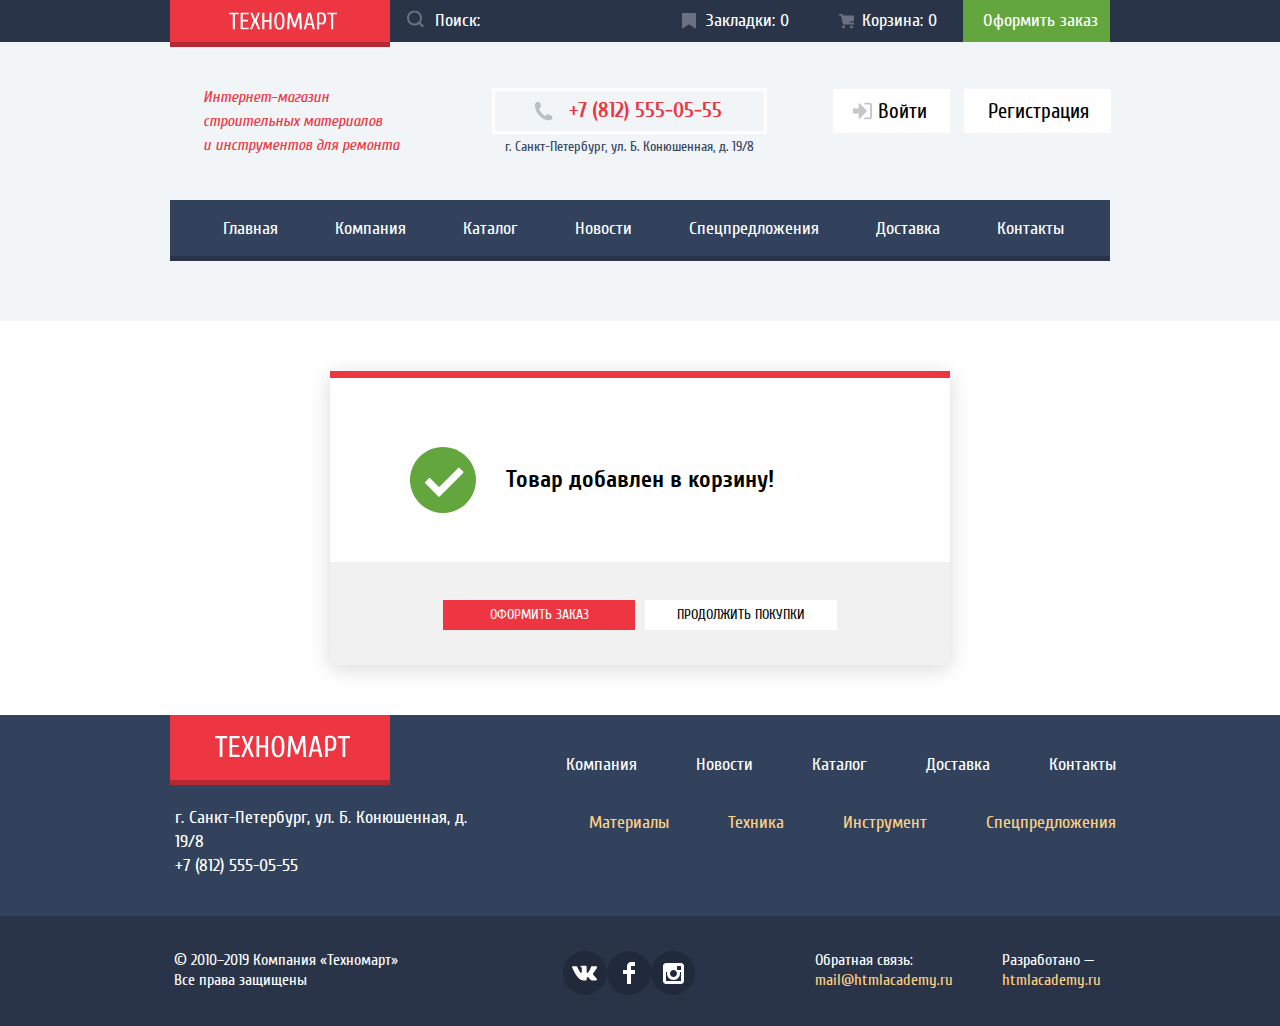
<file: item-added.html>
<!DOCTYPE html>
<html class="page page-item-added" lang="ru">

<head>
  <title>HTML Academy: Техномарт</title>
  <meta charset="utf-8">
  <meta name="description" content="Интернет магазин строительных материалов и инструментов для ремонта." />
  <meta name="keywords" content="строительные материалы, инструмент, ремонт, строительство, техника" />
  <link rel="stylesheet" href="css/normalize.css">
  <link rel="stylesheet" href="css/style.min.css">
</head>

<body class="wrapper-page">
  <header class="header">
    <div class="header-top">
      <div class="container">
        <div class="menu-top">
          <a href="index.html" class="logo">
            <img src="img/logo-technomart.svg" width="108" height="18" alt="Логотип магазина Техномарт">
          </a>
          <!--Форма поиска-->
          <form action="https://echo.htmlacademy.ru" method="get" class="menu-search">
            <label for="form-search" class="visually-hidden">Поиск</label>
            <input type="search" class="site-search" name="search" id="form-search" placeholder="Поиск:">
            <button type="submit" class="search-button">
              <span class="visually-hidden">Кнопка начать поиск</span>
              <svg class="svg-search" width="17" height="17" viewBox="0 0 17 17" fill="none">
                <path fill-rule="evenodd" clip-rule="evenodd"
                  d="M13.458 12.044L17 15.586L15.586 17L12.044 13.458C10.782 14.421 9.21 15 7.5 15C3.35786 15 0 11.6421 0 7.5C0 3.35786 3.35786 0 7.5 0C11.6421 0 15 3.35786 15 7.5C15.0001 9.14309 14.4581 10.7403 13.458 12.044ZM7.5 2C4.467 2 2 4.467 2 7.5C2.00331 10.5362 4.4638 12.9967 7.5 13C10.532 13 13 10.532 13 7.5C13 4.467 10.532 2 7.5 2Z"
                  fill="white" />
              </svg>
            </button>
          </form>
          <a href="#!" class="bookmarks">Закладки: 0</a>
          <a href="#!" class="basket">Корзина: 0</a>
          <a href="#!" class="checkout">Оформить заказ</a>
        </div>
      </div>
    </div>
    <div class="container">
      <section class="header-middle">
        <h2>Интернет-магазин строительных материалов <br> и инструментов для ремонта</h2>
        <div class="contact-tel">
          <a href="tel:+78125550555" class="link-header">+7 (812) 555-05-55</a>
          <p class="tagline-header">г. Санкт-Петербург, ул. Б. Конюшенная, д. 19/8</p>
        </div>
        <div class="my-office">
          <div class="melon-user">
            <a href="#!" class="sign-in">
              <svg width="20" height="17" viewBox="0 0 20 17" fill="none">
                <path d="M14.1667 8.5L5.71429 0V6H0V11H5.71429V17L14.1667 8.5Z" fill="#C5C5C5" />
                <path
                  d="M16.1771 15.01H11.3895V17H16.1771C18.2514 17 19.0381 15.19 19.0619 13.974V3.028C19.0381 1.811 18.2514 0 16.1771 0H11.3895V1.99H16.1771C16.9762 1.99 17.1219 2.671 17.1391 3.047V13.951C17.1229 14.327 16.9762 15.01 16.1771 15.01Z"
                  fill="#C5C5C5" />
              </svg>
              Войти
            </a>
            <a href="#!" class="sign-up">Регистрация</a>
          </div>
        </div>
      </section>
      <nav class="main-menu">
        <ul class="list">
          <li><a href="index.html">Главная</a></li>
          <li><a href="#!">Компания</a></li>
          <li><a href="catalog.html">Каталог</a></li>
          <li><a href="#!">Новости</a></li>
          <li><a href="#!">Спецпредложения</a></li>
          <li><a href="#!">Доставка</a></li>
          <li><a href="#!">Контакты</a></li>
        </ul>
      </nav>
    </div>
  </header>
  <main>
    <!--Попап товар добавлен корзину-->
    <section class="popup item-added">
      <h6 class="visually-hidden">Уведомление товар добавлен в корзину</h6>
      <div class="main-basket">
        <p class="text-popup">Товар добавлен в корзину!</p>
        <ul class="list list-notice-item-added-to-cart">
          <li><a href="#!" class="button button-checkout">Оформить заказ</a></li>
          <li><a href="catalog.html" class="button continue-shopping">Продолжить покупки</a></li>
        </ul>
      </div>
    </section>
  </main>
  <footer class="footer">
    <div class="container">
      <div class="footer-top">
        <div class="logo-contact-tel">
          <a href="index.html" class="logo">
            <img class="logo-footer" src="img/logo-technomart.svg" width="108" height="18"
              alt="Логотип магазина Техномарт">
          </a>
          <div class="contact-tel">
            <p class="adress-footer">г. Санкт-Петербург, ул. Б. Конюшенная, д. 19/8</p>
            <a href="tel:+78125550555">+7 (812) 555-05-55</a>
          </div>
        </div>
        <div class="footer-menu">
          <ul class="list footer-top-menu">
            <li><a href="#!">Компания</a></li>
            <li><a href="#!">Новости</a></li>
            <li><a href="catalog.html">Каталог</a></li>
            <li><a href="#!">Доставка</a></li>
            <li><a href="#!">Контакты</a></li>
          </ul>
          <ul class="list footer-bottom-menu">
            <li><a href="#!">Материалы</a></li>
            <li><a href="#!">Техника</a></li>
            <li><a href="#!">Инструмент</a></li>
            <li><a href="#!">Спецпредложения</a></li>
          </ul>
        </div>
      </div>
    </div>
    <div class="footer-bottom">
      <div class="container">
        <p>&copy; 2010–2019 Компания «Техномарт» Все права защищены</p>
        <ul class="list socials">
          <li>
            <a href="#!" class="social-icon social-icon-vk"><span class="visually-hidden">Вконтакте</span></a>
          </li>
          <li>
            <a href="#!" class="social-icon social-icon-facebook"><span class="visually-hidden">Фейсбук</span></a>
          </li>
          <li>
            <a href="#!" class="social-icon social-icon-instagram"><span class="visually-hidden">Инстаграм</span></a>
          </li>
        </ul>
        <p class="feedback-email">Обратная связь:
          <a href="mailto:mail@htmlacademy.ru" class="gold">mail@htmlacademy.ru</a>
        </p>
        <p class="developer-site">
          Разработано —
          <a href="https://htmlacademy.ru/intensive/htmlcss" target="_blank" class="gold">htmlacademy.ru</a>
        </p>
      </div>
    </div>
  </footer>

</body>

</html>
</file>
<file: css/style.min.css>
@keyframes bounce{0%{transform:translateY(-2000px)}70%{transform:translateY(30px)}90%{transform:translateY(-10px)}to{transform:translateY(0)}}@keyframes shake{0%,to{transform:translateX(0)}10%,30%,50%,70%,90%{transform:translateX(-10px)}20%,40%,60%,80%{transform:translateX(10px)}}@keyframes appearance{0%{opacity:0}50%{opacity:.5}to{opacity:1}}:root{--basic-white: #ffffff;--basic-dark-blue: #293449;--basic-red: #EE3643;--basic-green: #63A63E;--basic-orange: #FFBF47;--basic-blue: #3BBCE3;--basic-pink: #DC91D8;--basic-light-green: #8ED78F;--basic-orange-dark: #FFC047;--basic-light-beige: #F9F5F0;--basic-light-blue: #F1F5F7;--basic-black: #000000;--basic-violet: #32425C;--basic-gold: #FFD180;--basic-beige: #F7F3EC;--basic-dark-blue-icon: #212A3A;--basic-gray: #EAEAEA;--basic-gray-light: #E5E5E5;--basic-gray-dark: #A9A9A9;--basic-dark-green: #518534;--special-green: #5FBB2D;--special-dark-green: #367315;--special-dark-blue: #161D29;--special-gray: #C5C5C5;--special-dark-gray: #B5B5B5;--special-red: #BA2732;--special-dark-azure: #3D546F;--special-dark-violet: #405069;--special-scale: #D7DCDE;--special-bar: #00ca74;--special-toggle: #ababab;--special-input-border: #f4f4f4;--special-popup-bg: #F1F1F1;--special-red-hover: #CA2C37;--white-rgb: 255, 255, 255;--white: rgb(var(--white-rgb));--button-bg-white: rgba(var(--white-rgb), 0.3);--black-rgb: 0, 0, 0;--black: rgb(var(--black-rgb));--button-bg-black: rgba(var(--black-rgb), 0.25);--violet-rgb: 50, 66, 92;--violet: rgb(var(--violet-rgb));--button-bg-violet: rgba(var(--violet-rgb), 0.3);--logo: rgb(var(--black-rgb));--logo-box-shadow: rgba(var(--black-rgb), 0.24);--gray-rgb: 197, 197, 197;--gray: rgb(var(--gray-rgb));--button-bg-gray: rgba(var(--gray-rgb), 0.3);--dark-gray-rgb: 169, 169, 169;--dark-gray: rgb(var(--dark-gray-rgb));--button-bg-dark-gray: rgba(var(--dark-gray-rgb), 0.3);--product-card-black: rgb(var(--black-rgb));--product-card-box-shadow: rgba(var(--black-rgb), 0.15);--toggle-rgb: 171, 171, 171;--toggle-gray: rgb(var(--toggle-rgb));--toggle-gray-box-shadow: rgba(var(--toggle-rgb), 0.3);--line-fieldset: rgb(var(--black-rgb));--special-line-fieldset: rgba(var(--black-rgb), 0.1);--opacity-popup: rgb(var(--black-rgb));--opacity-popup-show: rgba(var(--black-rgb), 0.8)}@font-face{font-family:"Cuprum";font-weight:400;font-style:normal;src:url(../fonts/cuprum/cuprum-regular.woff2) format("woff2"),url(../fonts/cuprum/cuprum-regular.woff) format("woff")}@font-face{font-family:"Cuprum";font-weight:700;font-style:normal;src:url(../fonts/cuprum/cuprum-bold.woff2) format("woff2"),url(../fonts/cuprum/cuprum-bold.woff) format("woff")}@font-face{font-family:"Cuprum";font-weight:400;font-style:italic;src:url(../fonts/cuprum/cuprum-italic.woff2) format("woff2"),url(../fonts/cuprum/cuprum-italic.woff) format("woff")}@font-face{font-family:"PTSans";font-weight:400;font-style:normal;src:url(../fonts/pt-sans/pt-sans-regular.woff2) format("woff2"),url(../fonts/pt-sans/pt-sans-regular.woff) format("woff")}@font-face{font-family:"PTSans";font-weight:700;font-style:normal;src:url(../fonts/pt-sans/pt-sans-bold.woff2) format("woff2"),url(../fonts/pt-sans/pt-sans-bold.woff) format("woff")}.visually-hidden{position:absolute;width:1px;height:1px;margin:-1px;border:0;padding:0;clip:rect(0 0 0 0);overflow:hidden}body{min-width:960px;margin:0;padding:0;font-family:"Cuprum","Tahoma",sans-serif;font-size:13px;font-weight:400;line-height:24px;color:var(--basic-dark);background-color:var(--basic-white)}a{text-decoration:none}img{max-width:100%;height:auto}*,::after,::before{box-sizing:border-box}.page{height:100%}.wrapper-page{min-height:100%;display:grid;grid-template-rows:min-content 1fr min-content;align-content:start}.container{width:960px;padding-left:10px;padding-right:10px;margin:0 auto}.button,.header-top a{color:var(--basic-white)}.button,.heading{text-transform:uppercase}.button{font-size:14px;font-weight:400;background-color:var(--basic-red);padding:6px 24px 7px;text-align:center}.button:hover{background-color:var(--special-red-hover)}.button:active{background-color:var(--special-red)}.heading{font-size:30px}.list{list-style:none;margin:0;padding:0}.header{background-color:var(--basic-light-blue)}.header-top{background-color:var(--basic-dark-blue)}.menu-top{display:flex;flex-wrap:wrap;margin-bottom:15px}.header-top a{align-self:center;font-size:18px;padding:9px 15px 9px 20px}.menu-top .basket:hover::before,.menu-top .bookmarks:hover::before,.search-button:hover{opacity:1}.menu-top .basket:active,.menu-top .bookmarks:active{background-color:var(--special-dark-blue);opacity:.5}.menu-top .basket,.menu-top .bookmarks{display:flex;align-items:center;position:relative}.menu-top .bookmarks{min-width:167px;padding-left:46px;padding-right:12px}.menu-top .basket{min-width:136px;padding-left:35px;padding-right:5px}.basket-active{background-color:var(--basic-red)}.menu-top .basket::before,.menu-top .bookmarks::before{display:block;content:"";background-color:var(--basic-dark-blue);background-repeat:no-repeat;opacity:.3;position:absolute;top:50%;transform:translateY(-50%)}.menu-top .bookmarks::before{width:14px;height:16px;background-image:url(../img/bookmark-icon.svg);left:22px}.menu-top .basket::before{width:15px;height:15px;background-image:url(../img/icon-basket.svg);background-color:transparent;left:12px}.menu-top .checkout{background-color:var(--basic-green);padding-right:12px}.menu-top .checkout:hover{background-color:var(--special-green)}.menu-top .checkout:active{background-color:var(--basic-green);opacity:.5}.logo,.menu-search{display:flex;position:relative}.logo,.logo::after{background-color:var(--basic-red)}.logo{justify-content:center;width:220px;height:42px}.logo:active{background-color:var(--special-red)}.logo::after{content:"";width:100%;height:5px;position:absolute;bottom:-5px;left:0;right:0;box-shadow:inset 0 -5px 0 var(--logo-box-shadow)}.menu-search{align-self:center}.site-search{width:270px;color:var(--basic-white);background-color:var(--basic-dark-blue);font-size:18px;border:0;padding-left:45px}.search-button{position:absolute;padding:0;background:0 0;border:0;left:17px;top:50%;transform:translateY(-50%);opacity:.3}.site-search:focus{background-color:var(--basic-white);color:var(--basic-black);padding:11px 11px 11px 45px;outline:0}@-moz-document url-prefix(){.site-search:focus{padding-bottom:10px}}.site-search:focus+.search-button path{fill:var(--basic-red)}.site-search:focus+.search-button{opacity:1}.search-button:active{outline:0}.site-search::placeholder{color:var(--basic-white)}.header-middle{display:flex;align-items:center;justify-content:space-between;margin-bottom:30px;padding-left:33px}.header-middle h2{max-width:200px;font-style:italic;font-size:16px;font-weight:400;line-height:24px;margin-top:28px}.contact-tel{width:280px;margin-top:30px;margin-left:50px}.link-header,.my-office a{position:relative;font-size:21px}.link-header{align-items:center;font-weight:700;text-align:center;color:var(--basic-red);border:3px solid var(--basic-white);padding:7px 42px 8px 74px;margin-bottom:3px}.link-header::before,.my-office svg{position:absolute;top:50%;transform:translateY(-50%)}.link-header::before{content:"";width:19px;height:19px;display:block;left:39px;background-image:url(../img/icon-phone.svg);background-repeat:no-repeat}.tagline-header{font-size:14px;color:var(--basic-violet);margin:10px 5px 0 0;text-align:center}.my-office{width:300px;margin-bottom:5px;padding-left:23px}.my-office a{color:var(--basic-dark);background-color:var(--basic-white);padding:10px 22px 10px 24px}.header-middle h2,.my-office a:hover{color:var(--basic-red)}.my-office .user-name:hover{color:var(--basic-black)}.my-office a:active,.my-office-page .user-name:active{color:var(--special-gray)}.my-office .sign-in{margin-right:14px;padding:10px 23px 10px 45px}.exit:hover path,.sign-in:hover path,.user-name:hover path{fill:var(--special-dark-azure)}.exit:active path,.sign-in:active path,.user-name:active path{fill:var(--special-gray)}.contact-tel-page{margin-left:50px}.my-office-page{margin-top:25px;margin-bottom:0;padding-left:0}.melon-user{display:flex}.my-office-page .user-name{position:relative;margin-right:0;padding-right:14px;padding-left:60px}.my-office-page .exit{padding-right:16px}.my-office svg{left:20px}.exit svg{left:5px}.orders-cabinet{text-align:center;margin-right:24px;margin-top:5px}.orders-cabinet .link{font-size:16px;color:var(--basic-violet);background:0 0;padding:0}.orders-cabinet .my-orders{position:relative;padding-right:30px;padding-left:30px}.orders-cabinet .my-orders::after{content:"";width:4px;height:4px;position:absolute;top:6px;right:10px;background-color:var(--basic-violet);border-radius:50%}.main-menu .list{display:flex;justify-content:space-around;flex-wrap:wrap;background-color:var(--basic-violet);box-shadow:inset 0 -5px 0 var(--basic-dark-blue);margin-bottom:60px}.main-menu li:first-child{margin-left:24px}.main-menu li:last-child{margin-right:18px}.main-menu a{display:block;color:var(--basic-white);font-size:18px;padding:17px 17px 20px}.main-menu a:hover{background-color:var(--basic-dark-blue)}.main-menu a:active{opacity:.5}.cards-and-slider{padding-top:58px}.list-cards-and-slider{display:grid;gap:20px;grid-template-columns:1fr 1fr 1fr;grid-template-rows:1fr 1fr 1fr}.cards-and-slider .inner:not(:nth-child(4)){display:flex;flex-direction:column;align-items:start;position:relative;width:300px;font-size:24px;font-weight:700;color:var(--basic-white);padding:25px 25px 21px}.inner-tool a{border:2px solid var(--button-bg-violet);padding-top:5px;padding-bottom:4px}.inner-equipment a{padding-left:29px;padding-right:30px}.inner-delivery a{padding-left:37px;padding-right:35px}.cards-and-slider .inner-material{background-color:var(--basic-orange)}.cards-and-slider .inner-tool{background-color:var(--basic-blue)}.cards-and-slider .inner-equipment{background-color:var(--basic-pink)}.cards-and-slider .inner-sale{background-color:var(--basic-light-green)}.cards-and-slider .inner-delivery{background-color:var(--basic-orange-dark)}.new{overflow:hidden}.new::before{content:"New";font-family:"Cuprum","Tahoma",sans-serif;font-weight:400;color:var(--basic-white);width:100px;font-size:14px;text-align:center;text-transform:uppercase;line-height:18px;position:absolute;top:10px;right:13px;padding:9px 40px 3px 42px;background-color:var(--basic-red);transform:rotate(45deg) translateX(50%);transform-origin:100% 0;z-index:20}.cards-and-slider .caption{position:relative;font-size:24px;font-weight:700;margin-top:0;margin-bottom:16px}.inner .button{background-color:var(--button-bg-white)}.inner .button:hover{background-color:var(--button-bg-gray)}.inner .button:active{background-color:var(--button-bg-dark-gray)}.cards-and-slider .inner::after{content:"";position:absolute;background-position:center;background-repeat:no-repeat;width:80px;height:70px;top:50%;transform:translateY(-50%)}.inner-material::after{background-image:url(../img/materials-icon.svg);right:21px}.inner-tool::after{background-image:url(../img/tool-icon.svg);right:25px}.inner-equipment::after{background-image:url(../img/technique-icon.svg);right:26px}.inner-sale::after{background-image:url(../img/discount-icon.svg);right:32px}.inner-delivery::after{background-image:url(../img/delivery-icon.svg);right:26px}.item-slider{grid-column-start:1;grid-column-end:3;grid-row-start:2;grid-row-end:4;position:relative}.slider{position:relative;padding:0;width:620px;color:var(--basic-white)}.advertising-card{width:100%;background-repeat:no-repeat;background-image:url(../img/bg-slider-mini-puncher.jpg);padding-bottom:32px}.advertising-card-rotary-hammers{background-image:url(../img/bg-slider-hammer-drill.jpg)}.slide-opacity{padding-top:28px;padding-bottom:5px;padding-left:27px;margin-bottom:106px;background:var(--button-bg-black)}.subject-slider{font-size:36px;font-weight:700;text-transform:uppercase;margin-top:0;margin-bottom:12px}.slide{display:none}.active-slide{display:block}.slide p{font-size:18px;margin-top:0;margin-bottom:10px}.slide a{margin-left:26px;padding:11px 47px 10px}.slider-dots{display:flex;flex-direction:row-reverse;position:absolute;bottom:30px;left:50%;transform:translateX(-50%)}.slider-dots li{margin-left:5px;margin-right:5px}.slider-dots .control{background-color:var(--basic-white);width:10px;height:10px;border:2px solid var(--basic-white);border-radius:50%;padding:0;cursor:pointer}.slider-dots .control-active{background-color:var(--basic-red)}.slider-control .control{width:22px;height:40px;position:absolute;top:122px;border:0;background-image:url(../img/icon-left.svg);background-color:transparent;background-repeat:no-repeat;background-position:center;cursor:pointer}.slider-control .control-left{left:25px}.slider-control .control-right{transform:rotate(180deg);right:25px}.popular-goods{margin-bottom:71px}.popular-block{display:flex;align-items:center;justify-content:space-between;padding:6px 13px 6px 31px;margin-top:60px;background-color:var(--basic-light-beige)}.popular-block .button{padding:8px 40px 6px}.popular-block .button-goods{padding-left:24px;padding-right:22px}.popular-block h2{font-size:30px;font-weight:400;color:var(--basic-violet)}.list-popular-block,.list-popular-manufacturers{display:grid;grid-template-columns:1fr 1fr 1fr 1fr;gap:20px;align-content:start;margin-top:22px}.list-catalog li,.list-popular-block li{display:flex}.product-card{display:flex;flex-direction:column;align-items:center;position:relative;font-family:"PTSans","Tahoma",sans-serif;font-weight:700;width:220px;border:1px solid var(--basic-gray);padding:2px 10px 15px;text-align:center}.buy-to-bookmarks,.catalog-img{background-color:var(--basic-white);width:184px}.catalog-img{display:flex;justify-content:center;height:164px;margin:0;object-fit:contain}.catalog-img img,.popular-card-manufacturers img{align-self:center}.popular-card-manufacturers a:hover,.product-card:hover{box-shadow:0 4px 20px var(--product-card-box-shadow);transition-duration:.5s}.product-card h3{font-size:18px;line-height:22px;z-index:5;margin-top:12px;margin-bottom:0;margin-left:6px}.buy-to-bookmarks{position:absolute;left:0;right:0;margin:auto;min-height:164px;padding-top:36px;display:none}.product-card:focus-within>.buy-to-bookmarks,.product-card:hover>.buy-to-bookmarks{display:flex;flex-direction:column}.buy-to-bookmarks a{font-family:"Cuprum","Tahoma",sans-serif;font-size:14px;width:135px;border-radius:2px;margin:0 auto}.buy-to-bookmarks .buy-tool{position:relative;margin-bottom:10px;background-color:var(--basic-green);box-shadow:inset 0 -3px 0 var(--special-dark-green);padding-left:36px}.buy-to-bookmarks .buy-tool::before{content:"";width:15px;height:15px;position:absolute;top:50%;left:30px;background-image:url(../img/icon-basket.svg);transform:translateY(-50%)}.buy-to-bookmarks .buy-tool:hover{background-color:var(--special-green)}.buy-to-bookmarks .buy-tool:active{background-color:var(--basic-dark-green)}.buy-to-bookmarks .bookmarks-tool{background-color:var(--basic-white);border:3px solid var(--basic-green);color:var(--basic-violet);padding-top:6px;padding-bottom:3px}.buy-to-bookmarks .bookmarks-tool:hover{border-color:var(--basic-violet)}.buy-to-bookmarks .bookmarks-tool:active,.popular-card-manufacturers a:active{opacity:.5}.catalog-price{min-height:134px;display:flex;flex-direction:column;justify-content:space-between;padding-left:5px;padding-right:10px}.old-price{font-size:17px;color:var(--basic-gray-dark);display:block;margin-bottom:5px}.current-price{font-size:17px;color:var(--basic-white);background-image:url(../img/red-button.svg);background-size:100%;background-repeat:no-repeat;background-position:center;text-decoration:none;padding:11px 25px 11px 17px;margin-left:28px;margin-right:12px}.product-card .new{right:-20px;color:var(--basic-white)}.popular-manufacturers{margin-bottom:51px}.popular-card-manufacturers{width:220px;height:145px}.popular-card-manufacturers a{display:flex;justify-content:center;width:100%;height:100%;border:1px solid var(--basic-gray)}.service{background-color:var(--basic-light-blue);padding-top:64px;padding-bottom:100px;margin-bottom:46px}.container-tabs .heading{margin-bottom:28px}.about-company p,.maps p{font-family:"PTSans","Tahoma",sans-serif;margin-left:3px}.service-lead{width:395px}.tabs{display:flex;align-items:center;position:relative}.tabs-list-link{position:relative;margin-top:57px}.item-tabs::after,.tabs-list-link::after{content:"";display:block;position:absolute}.tabs-list-link::after{width:10px;min-height:280px;top:-50px;left:235px;background-image:url(../img/vertical-separator.png)}.tabs-list-link li{display:flex;width:240px;margin-right:80px;margin-left:3px}.tabs .link-tabs{width:100%;font-size:21px;font-weight:700;color:var(--basic-white);background-color:var(--basic-violet);box-shadow:0 1px 0 var(--basic-dark-blue),inset 0 1px 0 var(--special-dark-violet);padding:16px 10px 22px 23px}.tabs .link-tabs:hover{background-color:var(--basic-dark-blue);color:var(--basic-white)}.tabs-list{margin-top:18px;padding-top:10px}.tabs .active{color:var(--basic-violet);background-color:var(--basic-white);box-shadow:0 1px 0 var(--basic-white),inset 0 1px 0 var(--basic-white)}.tabs .subtitle{font-size:30px;font-weight:400;color:var(--basic-violet);text-transform:uppercase;margin-top:14px;margin-bottom:30px}.tabs .credit-button{border-radius:2px}.item-tabs{display:none}.item-tabs-active{display:block}.text-tabs{font-family:"PTSans","Tahoma",sans-serif;line-height:25px;width:315px;padding-right:35px}.item-tabs::after{width:468px;height:261px;top:77px;right:0}.delivery-tabs::after{background-image:url(../img/delivery-icon.png)}.guarantee-tabs::after{background-image:url(../img/guarantee-icon.png)}.credit-tabs::after{background-image:url(../img/credit-icon.png)}.about-company-and-contacts{display:flex;justify-content:space-between;margin-bottom:70px}.about-company{max-width:480px}.about-company .heading,.maps .heading{font-weight:400;margin-left:3px;margin-bottom:27px}.about-company .slogan{padding-right:35px;margin-top:26px;margin-bottom:2px}.delivery-methods{font-size:18px;margin-bottom:28px;margin-left:5px}.delivery-methods li{position:relative;margin-bottom:12px;padding-left:35px}.delivery-methods li::before{content:"";width:25px;height:2px;position:absolute;top:50%;left:0;background-color:var(--basic-red);transform:translateY(-50%)}.maps{display:flex;flex-direction:column}.maps-slogan{max-width:180px;margin-top:0;margin-bottom:33px}.about-company .button{padding:11px 40px 10px 39px;margin-left:5px}.maps .maps-link{background-color:transparent;margin-bottom:17px}.open-form-feedback{margin-left:3px;padding:8px 23px 6px 28px}.breadcrumbs{display:flex;margin-top:17px}.breadcrumbs li{align-self:flex-start;font-family:"PTSans","Tahoma",sans-serif;text-transform:uppercase;position:relative;margin-right:42px}.breadcrumbs li:last-child{opacity:.5}.breadcrumbs a{color:var(--basic-dark)}.breadcrumbs .home{display:block;width:14px;height:20px;background-image:url(../img/icon-home.svg);background-position:center;background-repeat:no-repeat}.breadcrumbs li::before{content:"";width:8px;height:12px;display:block;position:absolute;top:50%;right:-24px;background-color:var(--basic-white);background-image:url(../img/icon-right-small.svg);transform:translateY(-50%)}.breadcrumbs li:last-child::before{display:none}.wrap-catalog{display:flex;align-items:baseline}.list-catalog{display:grid;grid-template-columns:1fr 1fr 1fr;gap:19px 20px;margin-top:25px;margin-bottom:48px}.catalog .heading{font-weight:400;padding:30px;background-color:var(--basic-light-blue);color:var(--basic-violet)}.sort{display:flex;align-items:baseline}.list-sort{width:460px;display:flex;justify-content:space-between}.sort .catalog-subtitle{margin-right:auto;padding:0}.item-sort a{opacity:.3;margin-left:5px;margin-right:5px;border-bottom:1px dotted var(--basic-red)}.item-sort a:hover{opacity:1;border-bottom:1px solid var(--basic-red)}.item-sort .active-sort:hover,.item-sort a{color:var(--basic-black)}.item-sort-arrow .list-arrow{display:flex;list-style:none}.list-sort .active-sort{color:var(--basic-red);opacity:1;border:0}.active-sort path{fill:var(--basic-red)}.list-arrow .arrow:first-child{margin-right:20px}.list-arrow .arrow-link,.list-arrow .arrow-link:hover{border:0}.active-sort:hover path{fill:var(--basic-black)}.form-filter{font-family:"PTSans","Tahoma",sans-serif;min-width:220px;margin-right:23px;padding-left:3px}.range-filter{width:100%}.form-filter fieldset:first-child{margin-bottom:25px;margin-top:10px}.range-controls{height:80px;background-color:var(--basic-beige);position:relative;border-radius:3px;margin-bottom:9px;padding-left:20px;padding-right:20px;padding-top:39px}.range-controls .scale{height:2px;background-color:var(--special-scale)}.range-controls .bar{width:80%;height:2px;background-color:var(--special-bar)}.range-controls .toggle{width:20px;height:20px;padding:0;cursor:pointer;position:absolute;top:50%;left:0;border:8px solid var(--basic-white);background-color:var(--special-toggle);box-shadow:0 2px 1px 0 var(--toggle-gray-box-shadow);border-radius:50%;transform:translateY(-50%)}.range-controls .toggle-min{left:18px}.range-controls .toggle-max{left:160px}.price-controls{display:flex;justify-content:space-between;font-size:17px;font-family:"PTSans","Tahoma",sans-serif}.item-form label,.min-price{position:relative}.input-filter-checkbox+label::before,.min-price::after{content:"";position:absolute;top:50%;transform:translateY(-50%)}.min-price::after{width:14px;height:1px;background-color:var(--basic-black);right:-22px}.price-controls input{width:95px;padding:10px 10px 10px 13px;text-align:center;border:0;border-radius:5px;background:var(--basic-beige);font-family:inherit;font-size:inherit}.form-filter fieldset{border:0;padding:0;margin:0 0 10px}.form-filter legend{font-size:17px;line-height:30px;margin-bottom:11px;text-transform:uppercase;font-weight:700}.list-form .item-form{line-height:19px;font-size:15px;margin-bottom:10px;text-transform:uppercase}.list-checkbox{margin-top:2px}.item-form label{display:flex;align-items:center;cursor:pointer;padding:5px 10px 5px 35px}.input-filter-checkbox+label::before{width:23px;height:23px;left:0;background-image:url(../img/checkbox-off.svg);opacity:.8;border-radius:3px;margin-right:10px}.input-filter-checkbox:checked+label::after{content:"";position:absolute;top:50%;left:0;width:27px;height:23px;background-color:var(--basic-white);background-image:url(../img/checkbox-on.svg);opacity:.8;transform:translateY(-50%)}.input-filter-checkbox:checked:hover+label::after,.input-filter-checkbox:hover+label::before{opacity:1}.input-filter-checkbox:checked:focus+label::after,.input-filter-checkbox:focus+label::before,.input-filter-radio:focus+label::before{outline:1px solid var(--basic-black)}.label-form:active{opacity:.3}.fieldset-line{margin-bottom:15px;background:var(--special-line-fieldset);border:0;height:1px}.input-filter-radio+label::before{content:"";width:25px;height:25px;position:absolute;top:50%;left:0;background-color:var(--basic-white);border:4px solid var(--special-gray);border-radius:50%;margin-right:10px;transform:translateY(-50%)}.form-filter .fieldset-radio{margin-top:19px;margin-bottom:14px}.fieldset-radio legend{margin-bottom:4px}.list-form-radio{margin-top:17px}.input-filter-radio:checked+label::after{content:"";width:9px;height:9px;position:absolute;top:50%;left:8px;background-color:var(--special-gray);border-radius:50%;transform:translateY(-50%)}.icon-filter{margin-right:10px}.input-filter-radio+label:hover::before,.input-filter-radio:checked+label:hover::before{border-color:var(--special-dark-gray)}.input-filter-radio:checked+label:hover::after{background-color:var(--special-dark-gray)}.label-form:hover path{fill:var(--special-dark-gray)}.button-form{width:100%;font-size:13px;background-color:var(--basic-white);border:1px solid var(--basic-gray-light);color:var(--basic-black);margin-top:10px;padding:11px 30px}.button-form:hover{background-color:var(--basic-gray-light)}.column-catalog{width:100%}.catalog-subtitle,.sort{font-family:"PTSans","Tahoma",sans-serif;font-weight:400;background-color:var(--basic-beige);text-transform:uppercase;padding:9px 5px 10px 20px;margin:0}.pagination{display:flex;margin-bottom:60px;text-transform:uppercase}.button-pagination{display:block;font-family:"PTSans","Tahoma",sans-serif;color:var(--basic-dark);border:1px solid var(--basic-gray-light);border-radius:2px;padding:7px 15px 6px 14px;margin-right:10px}.button-pagination:hover{border-color:var(--special-gray)}.button-pagination:active{border-color:var(--basic-red)}.button-pagination-next{padding-left:32px;padding-right:32px}.button-pagination-active{background-color:var(--basic-red);color:var(--basic-white)}.about-rotary-hammers{background-color:var(--basic-light-blue);padding:41px 14px 53px 18px}.about-rotary-hammers .heading{font-weight:400}.about-rotary-hammers p{font-family:"PTSans","Tahoma",sans-serif;margin-top:28px;padding-right:32px;padding-left:2px;line-height:25px}.footer{background-color:var(--basic-violet)}.footer-top{display:grid;grid-template-columns:1fr 1.5fr;margin-bottom:38px}.footer-top .logo{height:65px;padding-bottom:20px;margin-right:176px}.footer-top .logo-footer{width:135px;margin-left:5px;margin-top:18px}.footer-top .footer-menu{display:flex;flex-direction:column;padding-top:38px}.developer-site a:hover,.feedback-email a:hover,.footer-menu a:hover{text-decoration:underline}.footer-menu a:active{text-decoration:none;opacity:.5}.footer-menu .footer-bottom-menu,.footer-menu .footer-top-menu{display:grid;grid-template-columns:1fr 1fr 1fr 1fr 1fr;grid-column-gap:59px;margin-bottom:33px}.footer-menu .footer-bottom-menu{grid-template-columns:1fr 1fr 1fr 1fr;margin-left:23px}.footer .contact-tel{width:325px;margin-left:5px;margin-top:26px}.adress-footer{margin-top:22px;margin-bottom:0}.footer .contact-tel,.footer a,.footer-bottom p{color:var(--basic-white);font-size:18px}.footer-bottom-menu a{color:var(--basic-gold)}.footer-bottom{background-color:var(--basic-dark-blue)}.footer-bottom .container{display:grid;grid-template-columns:3fr 5fr 2fr 2fr;align-items:center;justify-items:center;padding-top:16px;padding-bottom:20px}.footer-bottom p{font-size:16px;margin-top:18px;margin-left:4px;line-height:20px}.socials{display:flex;margin-left:57px}.social-icon{background-repeat:no-repeat;background-size:auto;background-position:center;background-color:var(--basic-dark-blue-icon);border-radius:50%;width:44px;height:44px;display:inline-block;vertical-align:top;margin-top:8px}.social-icon:active,.social-icon:hover{background-color:var(--basic-red)}.social-icon-vk{background-image:url(../img/icon-vk.svg)}.social-icon-facebook{background-image:url(../img/icon-fb.svg)}.social-icon-instagram{background-image:url(../img/icon-insta.svg)}.feedback-email{padding-left:14px}.developer-site{padding-left:45px}.footer .gold{color:var(--basic-gold);font-size:16px}.footer .gold:active{text-decoration:none;color:var(--basic-red)}.continue-shopping:hover,.popup{background-color:var(--basic-white)}.popup{position:fixed;top:60px;left:0;bottom:auto;right:0;width:620px;font-family:"Cuprum","Tahoma",sans-serif;font-size:18px;font-weight:700;text-align:center;margin:auto;box-shadow:0 4px 20px var(--product-card-box-shadow);padding-bottom:0;border-top:7px solid var(--basic-red);z-index:20}.popup-form{display:none;padding-top:46px}.popup-form-show{display:block;animation-name:bounce;animation-duration:.8s}.popup-form-error{animation-name:shake;animation-duration:.6s}.form-feedback{width:100%}.popup-list-form{width:460px;display:flex;flex-wrap:wrap;justify-content:space-between;margin:auto}.item-popup-form{display:flex;flex-direction:column;text-align:left}.item-popup-form label{margin-bottom:12px;font-weight:400}.item-popup-form input{width:220px;padding:7px 8px 7px 12px;border:2px solid var(--special-gray);border-radius:3px}.label-textarea{margin-top:13px}.textarea-popup{resize:none;width:460px;min-height:114px;margin-bottom:37px;border:2px solid var(--special-gray);border-radius:3px;padding:6px 12px}.wrap-button-popup{background-color:var(--special-input-border);width:100%;padding-top:37px;padding-bottom:37px}.botton-form-popup{width:460px;background-color:var(--basic-red);border:0;color:var(--basic-white)}.notice-item-added-to-cart{display:none}.item-added{font-size:24px;margin-top:20px;padding-top:66px}.notice-item-added-to-cart-show{display:block}.text-popup{position:relative}.text-popup::before{content:"";width:66px;height:66px;background-image:url(../img/icon-mark.svg);position:absolute;top:50%;left:80px;transform:translateY(-50%)}.list-notice-item-added-to-cart{background-color:var(--special-popup-bg);display:flex;justify-content:center;margin-top:70px;margin-bottom:0;padding-top:38px;padding-bottom:38px}.button-checkout{color:var(--basic-white);padding-left:47px;padding-right:46px;background-color:var(--basic-red);margin-right:10px}.continue-shopping{padding-left:32px;padding-right:32px;background-color:var(--basic-white);color:var(--basic-black)}.continue-shopping:hover{outline:2px solid var(--basic-gray)}.continue-shopping:active{background-color:var(--basic-white);opacity:.5}.button-close{width:25px;height:25px;background:0 0;border:0;position:absolute;top:5px;right:11px;cursor:pointer;z-index:5}.button-close::after,.button-close::before{content:"";width:19px;height:3px;position:absolute;top:11px;right:3px;background-color:var(--basic-red);transform:rotate(45deg)}.button-close::after{transform:rotate(-45deg)}.button-close:hover{border-radius:10px;opacity:.6}.maps-popup{display:none;width:945px}.maps-popup-show{display:block;animation-name:appearance;animation-duration:1s}.maps-popup img{position:absolute;top:0;left:0;bottom:0;right:0;z-index:1;outline:16px solid var(--basic-light-beige);outline-offset:-16px}.maps-popup iframe{position:relative;z-index:2;border:0}.opacity-added-cart,.popup-opacity,.popup-opacity-map{display:none}.opacity-added-cart-show,.popup-opacity-map-show,.popup-opacity-show{position:fixed;display:block;width:100%;min-height:100%;background-color:var(--opacity-popup-show);z-index:20}.page-form .popup,.page-item-added .popup{position:relative;top:0;margin-top:50px;margin-bottom:50px}
</file>
